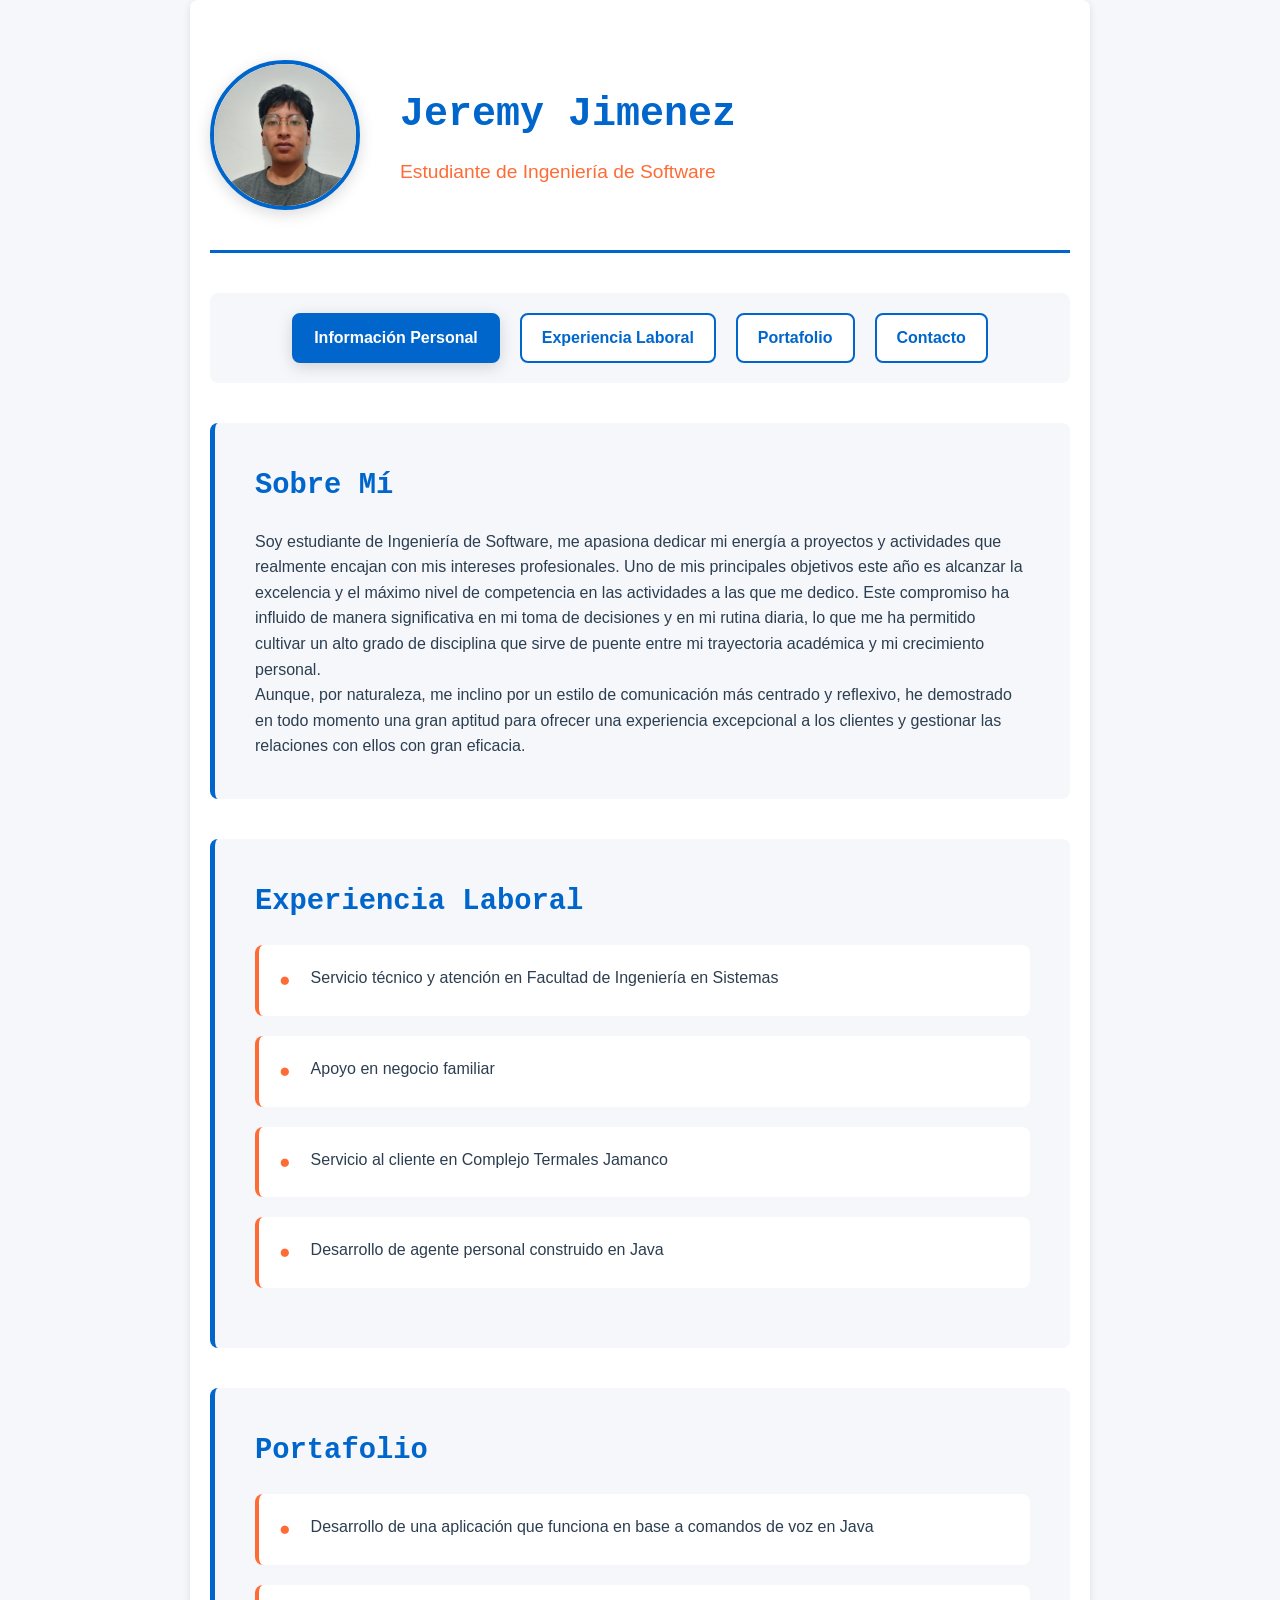
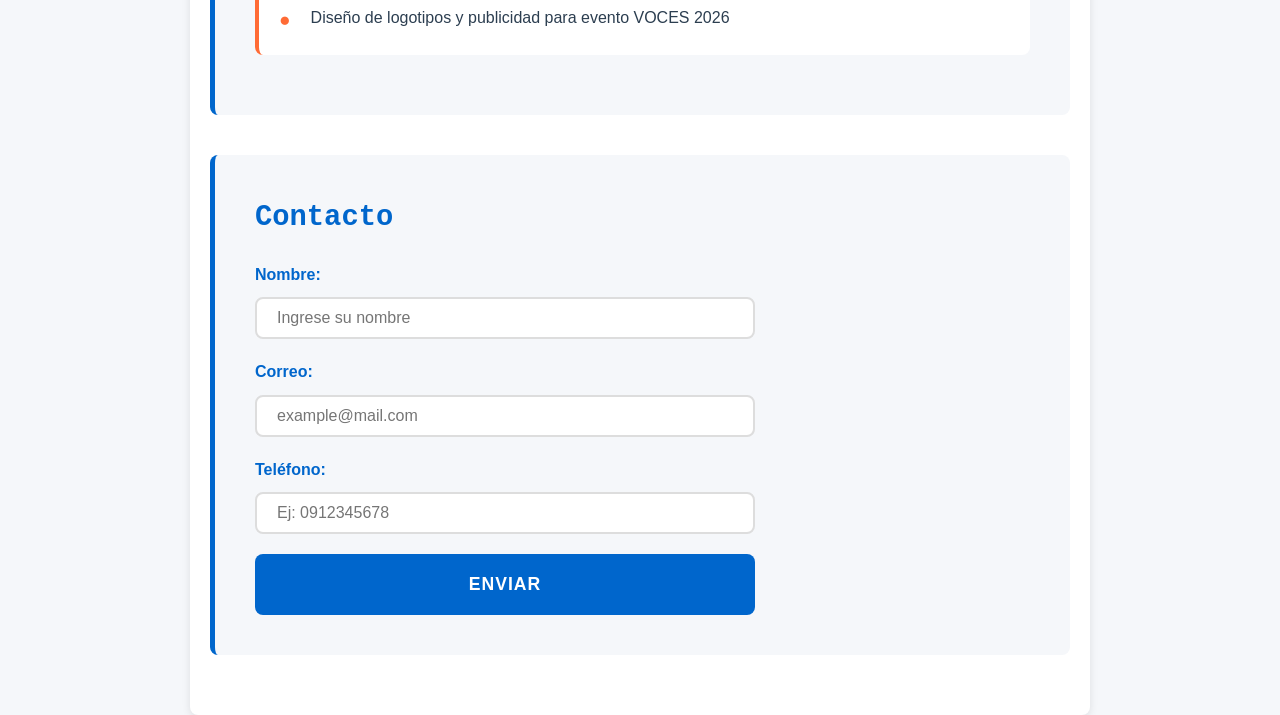
<file: index.html>
<!DOCTYPE html>
<html lang="es">
<head>
    <meta charset="UTF-8">
    <meta name="viewport" content="width=device-width, initial-scale=1.0">
    <title>Jeremy Jimenez - Currículum</title>
    <link rel="stylesheet" href="curriculum-styles.css">
</head>
<body>
    <div class="contenedor-principal">
        <!-- Encabezado -->
        <header class="encabezado">
            <img src="imgPerfil.jpeg" alt="Jeremy Jimenez" class="foto-perfil"/>
            <div class="info-principal">
                <h1>Jeremy Jimenez</h1>
                <p class="subtitulo">Estudiante de Ingeniería de Software</p>
            </div>
        </header>

        <!-- Navegación -->
        <nav class="navegacion">
            <a href="#personal" class="nav-link activo">Información Personal</a>
            <a href="#experience" class="nav-link">Experiencia Laboral</a>
            <a href="#portfolio" class="nav-link">Portafolio</a>
            <a href="#contact" class="nav-link">Contacto</a>
        </nav>

        <!-- Sección Personal -->
        <section id="personal" class="seccion">
            <div class="seccion-contenido">
                <h2 class="titulo-seccion">Sobre Mí</h2>
                <p>Soy estudiante de Ingeniería de Software, me apasiona dedicar mi energía a proyectos y actividades que realmente encajan con mis intereses profesionales. Uno de mis principales objetivos este año es alcanzar la excelencia y el máximo nivel de competencia en las actividades a las que me dedico. Este compromiso ha influido de manera significativa en mi toma de decisiones y en mi rutina diaria, lo que me ha permitido cultivar un alto grado de disciplina que sirve de puente entre mi trayectoria académica y mi crecimiento personal.</p>
                <p>Aunque, por naturaleza, me inclino por un estilo de comunicación más centrado y reflexivo, he demostrado en todo momento una gran aptitud para ofrecer una experiencia excepcional a los clientes y gestionar las relaciones con ellos con gran eficacia.</p>
            </div>
        </section>

        <!-- Sección Experiencia -->
        <section id="experience" class="seccion">
            <div class="seccion-contenido">
                <h2 class="titulo-seccion">Experiencia Laboral</h2>
                <ul class="lista-experiencia">
                    <li class="item-experiencia">
                        <span class="bullet">●</span>
                        <p>Servicio técnico y atención en Facultad de Ingeniería en Sistemas</p>
                    </li>
                    <li class="item-experiencia">
                        <span class="bullet">●</span>
                        <p>Apoyo en negocio familiar</p>
                    </li>
                    <li class="item-experiencia">
                        <span class="bullet">●</span>
                        <p>Servicio al cliente en Complejo Termales Jamanco</p>
                    </li>
                    <li class="item-experiencia">
                        <span class="bullet">●</span>
                        <p>Desarrollo de agente personal construido en Java</p>
                    </li>
                </ul>
            </div>
        </section>

        <!-- Sección Portafolio -->
        <section id="portfolio" class="seccion">
            <div class="seccion-contenido">
                <h2 class="titulo-seccion">Portafolio</h2>
                <ul class="lista-portfolio">
                    <li class="item-portfolio">
                        <span class="bullet">●</span>
                        <p>Desarrollo de una aplicación que funciona en base a comandos de voz en Java</p>
                    </li>
                    <li class="item-portfolio">
                        <span class="bullet">●</span>
                        <p>Diseño de logotipos y publicidad para evento VOCES 2026</p>
                    </li>
                </ul>
            </div>
        </section>

        <!-- Sección Contacto -->
        <section id="contact" class="seccion">
            <div class="seccion-contenido">
                <h2 class="titulo-seccion">Contacto</h2>
                <form class="formulario-contacto" action="">
                    <div class="grupo-formulario">
                        <label for="nombre">Nombre:</label>
                        <input type="text" name="nombre" id="nombre" 
                        placeholder="Ingrese su nombre" required>
                    </div>

                    <div class="grupo-formulario">
                        <label for="email">Correo:</label>
                        <input type="email" name="email" id="email"
                        placeholder="example@mail.com" required>
                    </div>

                    <div class="grupo-formulario">
                        <label for="telefono">Teléfono:</label>
                        <input type="tel" name="telefono" id="telefono"
                        pattern="[9876][0-9]{8}" placeholder="Ej: 0912345678" required>
                    </div>

                    <button type="submit" class="boton-enviar">Enviar</button>
                </form>
            </div>
        </section>
    </div>
</body>
</html>
</file>
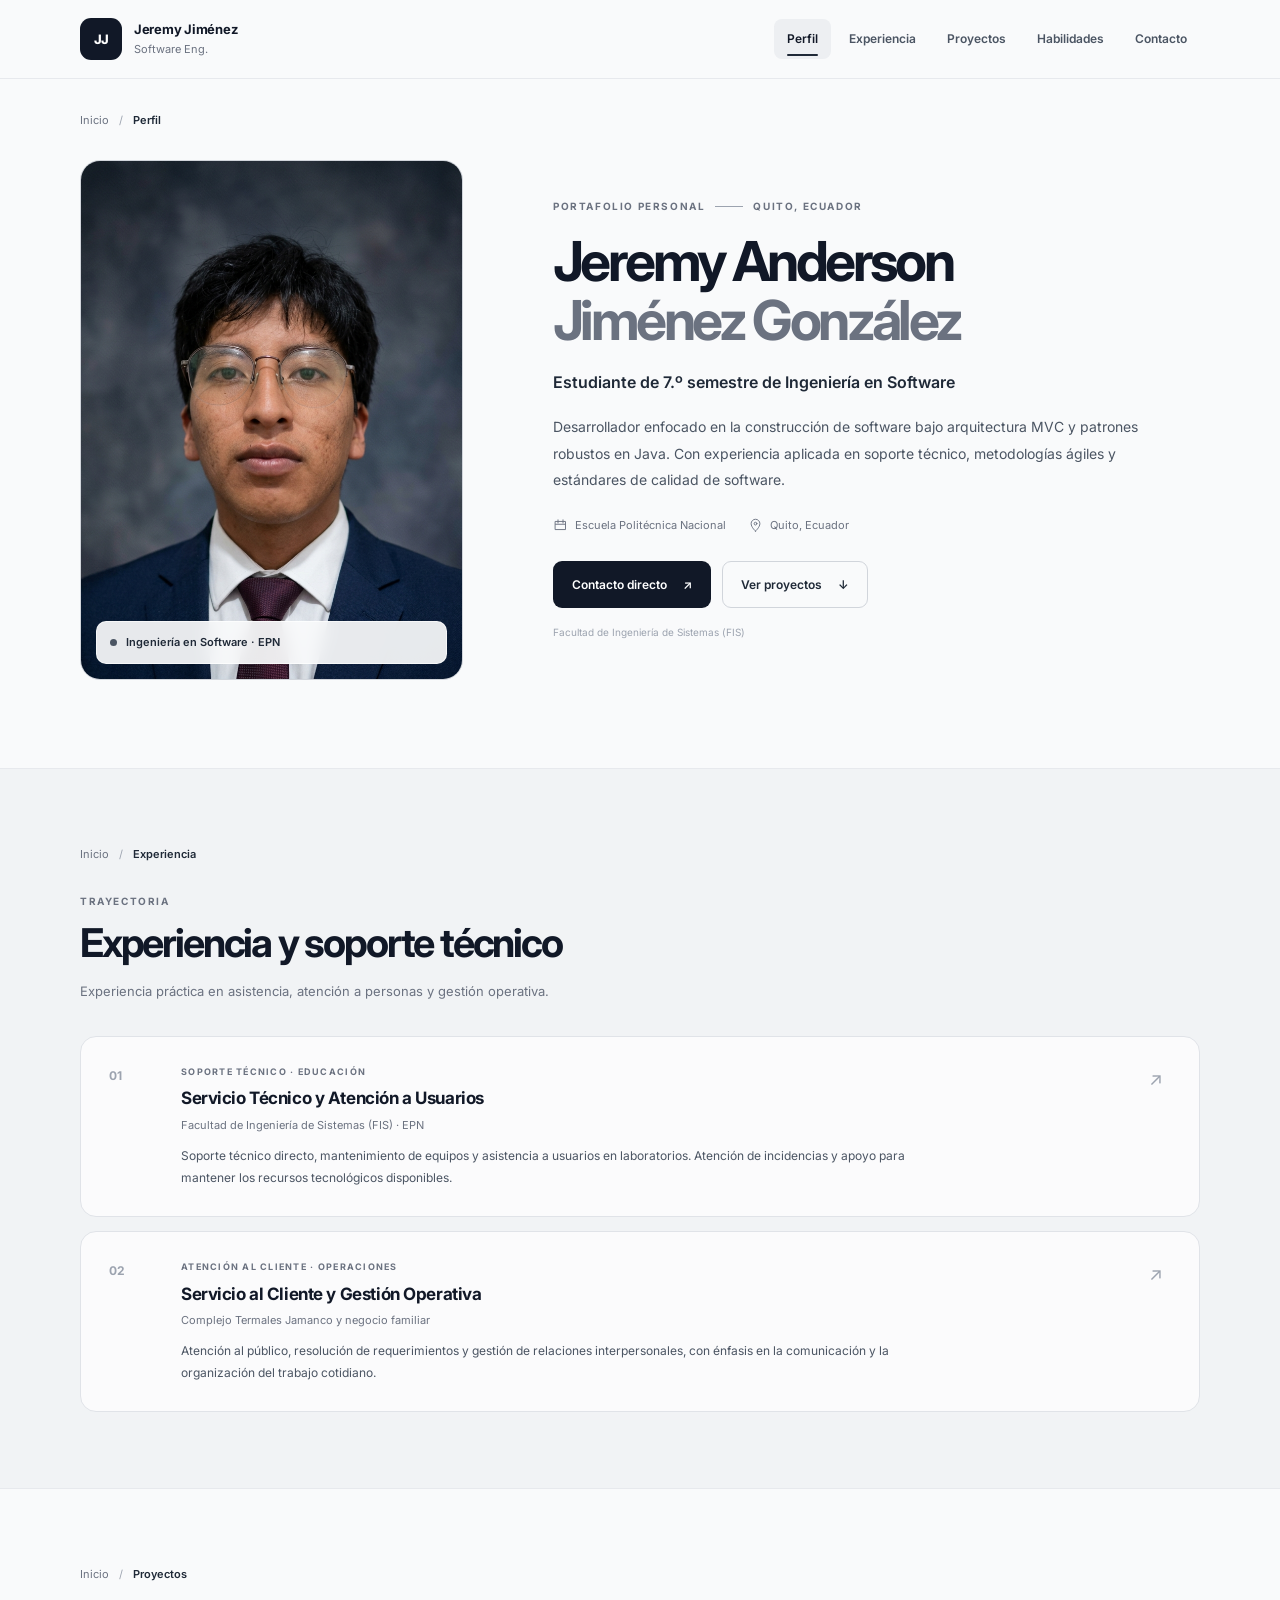
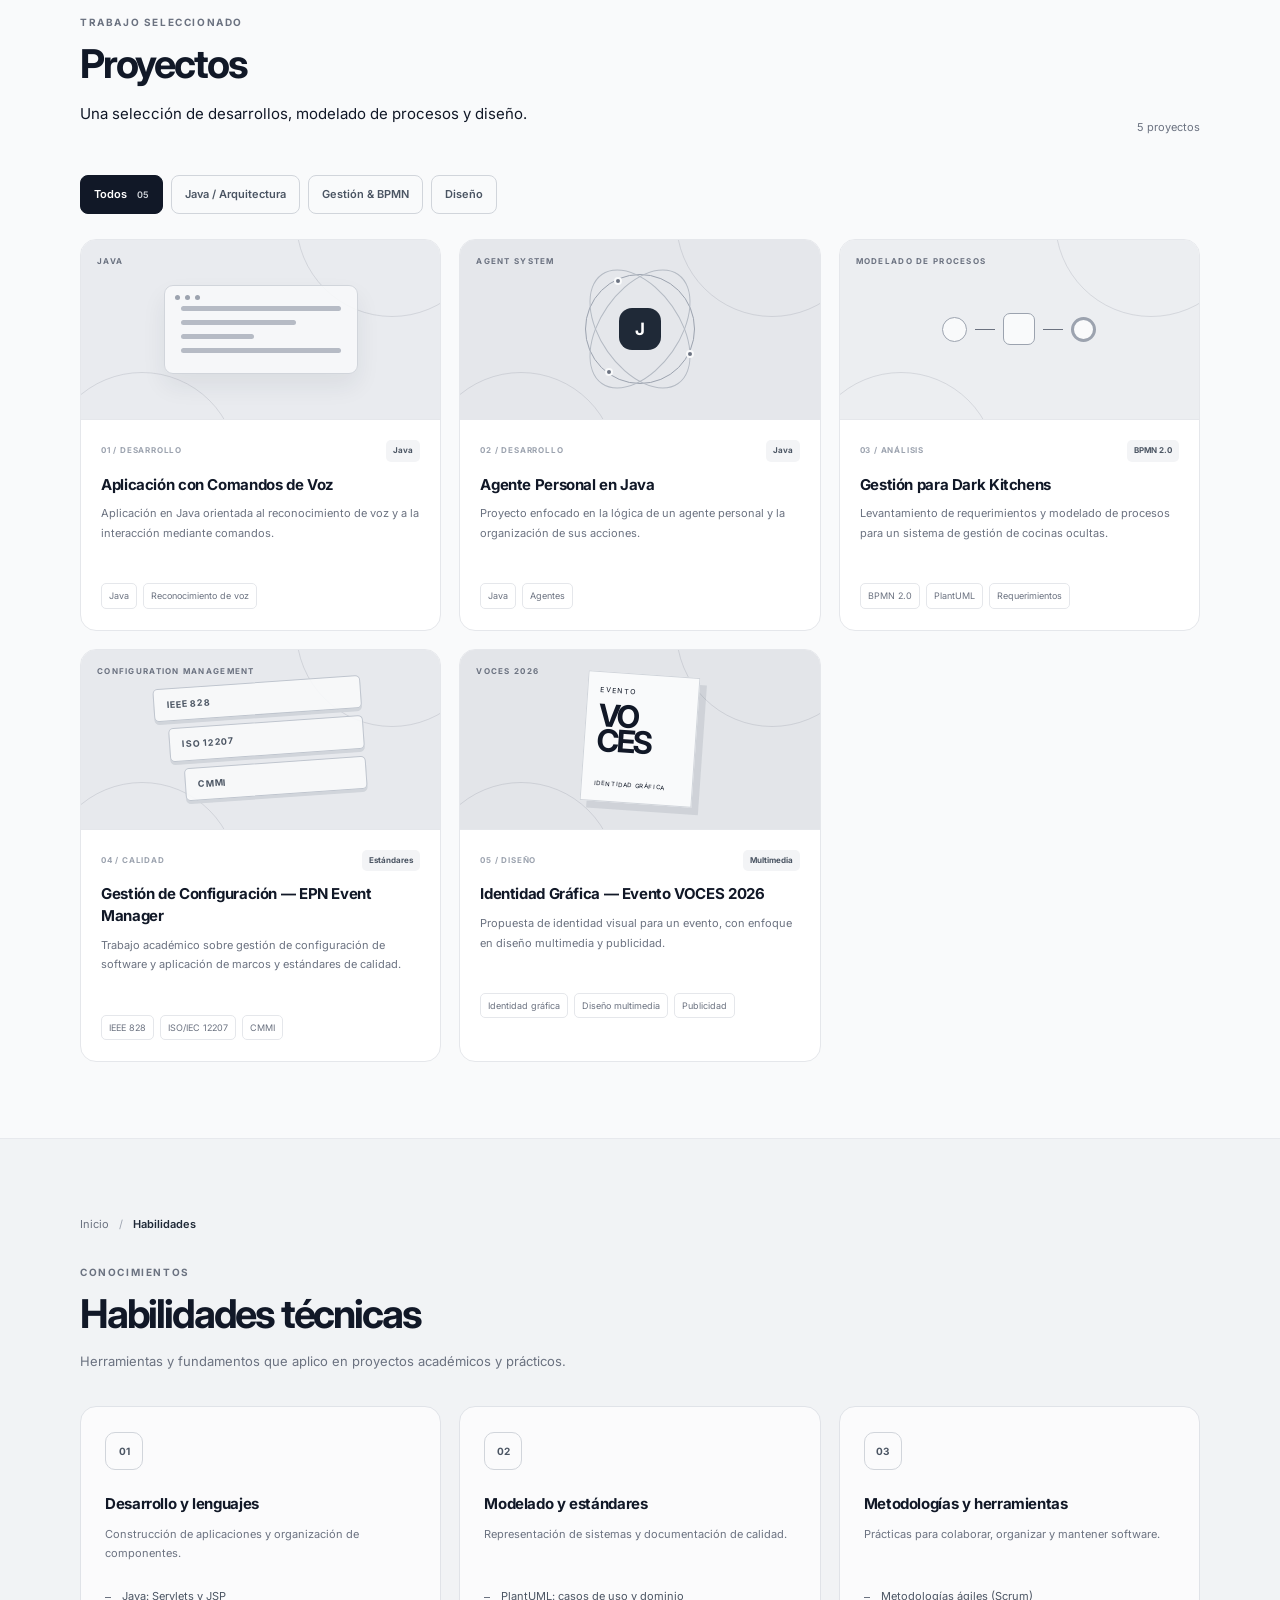
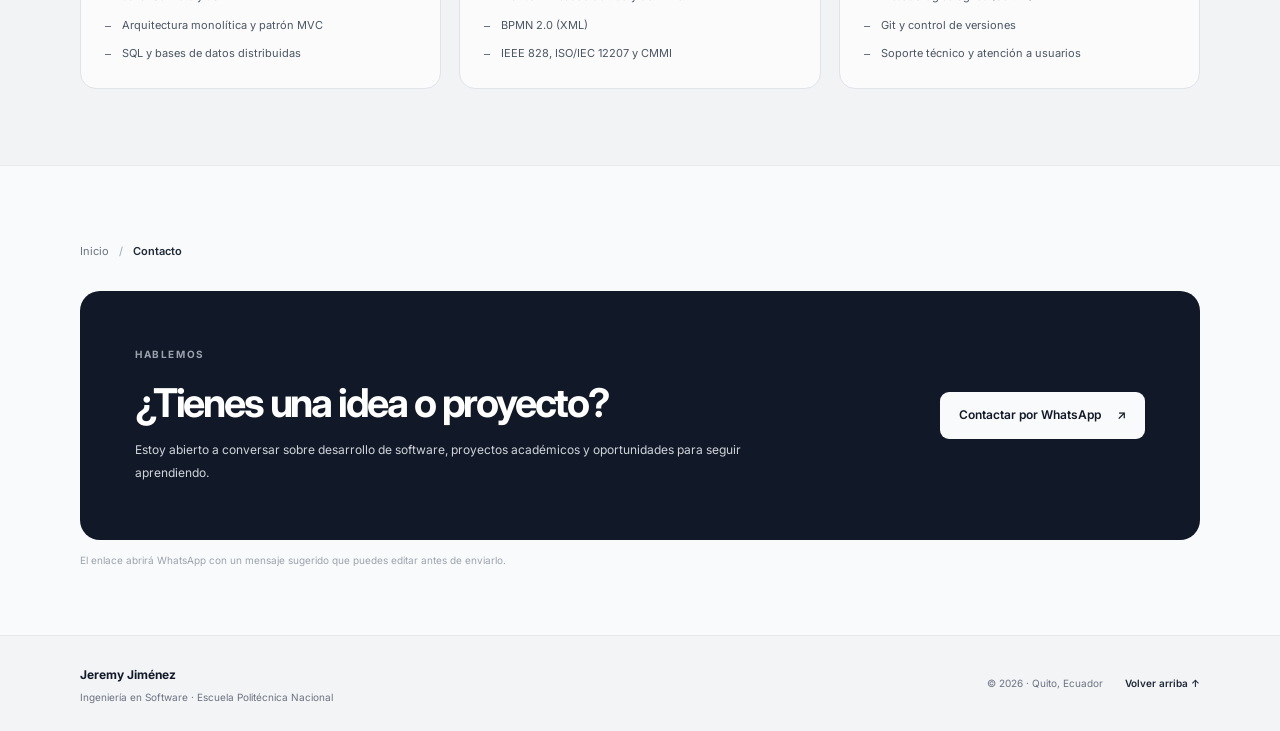
<file: Portafolio1/index.html>
<!DOCTYPE html>
<html lang="es">
<head>
  <meta charset="UTF-8">
  <meta name="viewport" content="width=device-width, initial-scale=1.0">
  <meta name="description" content="Portafolio profesional de Jeremy Anderson Jiménez González, estudiante de Ingeniería en Software en la Escuela Politécnica Nacional.">
  <meta name="theme-color" content="#111827">
  <title>Jeremy Jiménez | Ingeniería en Software</title>
  <link rel="preconnect" href="https://fonts.googleapis.com">
  <link rel="preconnect" href="https://fonts.gstatic.com" crossorigin>
  <link href="https://fonts.googleapis.com/css2?family=Inter:wght@400;500;600;700;800&display=swap" rel="stylesheet">
  <link rel="stylesheet" href="styles.css">
  <script src="script.js" defer></script>
</head>
<body>
  <a class="skip-link" href="#contenido">Saltar al contenido principal</a>
  <div class="scroll-progress" aria-hidden="true"><span id="scroll-progress-bar"></span></div>

  <header class="site-header" id="inicio">
    <div class="container nav-wrap">
      <a class="brand" href="#perfil" aria-label="Jeremy Jiménez, ir al perfil">
        <span class="brand-mark" aria-hidden="true">JJ</span>
        <span class="brand-copy"><strong>Jeremy Jiménez</strong><small>Software Eng.</small></span>
      </a>
      <button class="menu-toggle" id="menu-toggle" type="button" aria-expanded="false" aria-controls="primary-nav">
        <span class="sr-only">Abrir menú de navegación</span>
        <span></span><span></span><span></span>
      </button>
      <nav class="primary-nav" id="primary-nav" aria-label="Navegación principal">
        <a href="#perfil" class="nav-link active" aria-current="location">Perfil</a>
        <a href="#experiencia" class="nav-link">Experiencia</a>
        <a href="#proyectos" class="nav-link">Proyectos</a>
        <a href="#habilidades" class="nav-link">Habilidades</a>
        <a href="#contacto" class="nav-link">Contacto</a>
      </nav>
    </div>
  </header>

  <main id="contenido">
    <section class="hero section" id="perfil" aria-labelledby="hero-title">
      <div class="container">
        <nav class="breadcrumbs" aria-label="Ruta de navegación">
          <a href="#inicio">Inicio</a><span aria-hidden="true">/</span><span aria-current="page">Perfil</span>
        </nav>
        <div class="hero-grid">
          <div class="hero-photo-wrap">
            <img class="hero-photo" src="1000132390.jpg" alt="Fotografía de Jeremy Anderson Jiménez González" width="420" height="520">
            <div class="photo-caption"><span class="status-dot" aria-hidden="true"></span> Ingeniería en Software · EPN</div>
          </div>
          <div class="hero-content">
            <p class="eyebrow">PORTAFOLIO PERSONAL <span></span> QUITO, ECUADOR</p>
            <h1 id="hero-title">Jeremy Anderson<br><span>Jiménez González</span></h1>
            <p class="hero-role">Estudiante de 7.º semestre de Ingeniería en Software</p>
            <p class="hero-bio">Desarrollador enfocado en la construcción de software bajo arquitectura MVC y patrones robustos en Java. Con experiencia aplicada en soporte técnico, metodologías ágiles y estándares de calidad de software.</p>
            <div class="hero-meta">
              <span><svg aria-hidden="true" viewBox="0 0 24 24"><path d="M4 5.5h16v13H4zM8 3v5m8-5v5M4 10h16"/></svg> Escuela Politécnica Nacional</span>
              <span><svg aria-hidden="true" viewBox="0 0 24 24"><path d="M12 21s7-6.1 7-12a7 7 0 1 0-14 0c0 5.9 7 12 7 12Z"/><circle cx="12" cy="9" r="2.2"/></svg> Quito, Ecuador</span>
            </div>
            <div class="hero-actions">
              <a class="button button-dark" href="#contacto">Contacto directo <span aria-hidden="true">↗</span></a>
              <a class="button button-outline" href="#proyectos">Ver proyectos <span aria-hidden="true">↓</span></a>
            </div>
            <p class="hero-note">Facultad de Ingeniería de Sistemas (FIS)</p>
          </div>
        </div>
      </div>
    </section>

    <section class="section section-muted" id="experiencia" aria-labelledby="experience-title">
      <div class="container">
        <nav class="breadcrumbs" aria-label="Ruta de navegación"><a href="#inicio">Inicio</a><span aria-hidden="true">/</span><span aria-current="page">Experiencia</span></nav>
        <div class="section-heading">
          <p class="eyebrow">TRAYECTORIA</p>
          <h2 id="experience-title">Experiencia y soporte técnico</h2>
          <p>Experiencia práctica en asistencia, atención a personas y gestión operativa.</p>
        </div>
        <div class="experience-list">
          <article class="experience-card">
            <div class="experience-index">01</div>
            <div class="experience-body">
              <p class="card-kicker">SOPORTE TÉCNICO · EDUCACIÓN</p>
              <h3>Servicio Técnico y Atención a Usuarios</h3>
              <p class="organization">Facultad de Ingeniería de Sistemas (FIS) · EPN</p>
              <p>Soporte técnico directo, mantenimiento de equipos y asistencia a usuarios en laboratorios. Atención de incidencias y apoyo para mantener los recursos tecnológicos disponibles.</p>
            </div>
            <span class="card-arrow" aria-hidden="true">↗</span>
          </article>
          <article class="experience-card">
            <div class="experience-index">02</div>
            <div class="experience-body">
              <p class="card-kicker">ATENCIÓN AL CLIENTE · OPERACIONES</p>
              <h3>Servicio al Cliente y Gestión Operativa</h3>
              <p class="organization">Complejo Termales Jamanco y negocio familiar</p>
              <p>Atención al público, resolución de requerimientos y gestión de relaciones interpersonales, con énfasis en la comunicación y la organización del trabajo cotidiano.</p>
            </div>
            <span class="card-arrow" aria-hidden="true">↗</span>
          </article>
        </div>
      </div>
    </section>

    <section class="section" id="proyectos" aria-labelledby="projects-title">
      <div class="container">
        <nav class="breadcrumbs" aria-label="Ruta de navegación"><a href="#inicio">Inicio</a><span aria-hidden="true">/</span><span aria-current="page">Proyectos</span></nav>
        <div class="section-heading section-heading-row">
          <div><p class="eyebrow">TRABAJO SELECCIONADO</p><h2 id="projects-title">Proyectos</h2><p>Una selección de desarrollos, modelado de procesos y diseño.</p></div>
          <span class="project-count" id="project-count" aria-live="polite">5 proyectos</span>
        </div>
        <div class="filter-bar" role="group" aria-label="Filtrar proyectos por categoría">
          <button class="filter-button active" type="button" data-filter="all" aria-pressed="true">Todos <span>05</span></button>
          <button class="filter-button" type="button" data-filter="java" aria-pressed="false">Java / Arquitectura</button>
          <button class="filter-button" type="button" data-filter="management" aria-pressed="false">Gestión &amp; BPMN</button>
          <button class="filter-button" type="button" data-filter="design" aria-pressed="false">Diseño</button>
        </div>
        <div class="projects-grid" id="projects-grid">
          <article class="project-card" data-category="java">
            <div class="project-visual visual-java"><span class="visual-label">JAVA</span><div class="code-window" aria-hidden="true"><i></i><i></i><i></i><div class="code-line long"></div><div class="code-line medium"></div><div class="code-line short"></div><div class="code-line long"></div></div></div>
            <div class="project-content"><div class="project-meta"><span>01 / DESARROLLO</span><span class="project-type">Java</span></div><h3>Aplicación con Comandos de Voz</h3><p>Aplicación en Java orientada al reconocimiento de voz y a la interacción mediante comandos.</p><div class="tag-list"><span>Java</span><span>Reconocimiento de voz</span></div></div>
          </article>
          <article class="project-card" data-category="java">
            <div class="project-visual visual-agent"><span class="visual-label">AGENT SYSTEM</span><div class="agent-orbit" aria-hidden="true"><span>J</span><i></i><i></i><i></i></div></div>
            <div class="project-content"><div class="project-meta"><span>02 / DESARROLLO</span><span class="project-type">Java</span></div><h3>Agente Personal en Java</h3><p>Proyecto enfocado en la lógica de un agente personal y la organización de sus acciones.</p><div class="tag-list"><span>Java</span><span>Agentes</span></div></div>
          </article>
          <article class="project-card" data-category="management">
            <div class="project-visual visual-bpmn"><span class="visual-label">MODELADO DE PROCESOS</span><div class="process-flow" aria-hidden="true"><span></span><b></b><span></span><b></b><span></span></div></div>
            <div class="project-content"><div class="project-meta"><span>03 / ANÁLISIS</span><span class="project-type">BPMN 2.0</span></div><h3>Gestión para Dark Kitchens</h3><p>Levantamiento de requerimientos y modelado de procesos para un sistema de gestión de cocinas ocultas.</p><div class="tag-list"><span>BPMN 2.0</span><span>PlantUML</span><span>Requerimientos</span></div></div>
          </article>
          <article class="project-card" data-category="management">
            <div class="project-visual visual-config"><span class="visual-label">CONFIGURATION MANAGEMENT</span><div class="config-stack" aria-hidden="true"><span>IEEE 828</span><span>ISO 12207</span><span>CMMI</span></div></div>
            <div class="project-content"><div class="project-meta"><span>04 / CALIDAD</span><span class="project-type">Estándares</span></div><h3>Gestión de Configuración — EPN Event Manager</h3><p>Trabajo académico sobre gestión de configuración de software y aplicación de marcos y estándares de calidad.</p><div class="tag-list"><span>IEEE 828</span><span>ISO/IEC 12207</span><span>CMMI</span></div></div>
          </article>
          <article class="project-card" data-category="design">
            <div class="project-visual visual-design"><span class="visual-label">VOCES 2026</span><div class="design-poster" aria-hidden="true"><small>EVENTO</small><strong>VO<br>CES</strong><span>IDENTIDAD GRÁFICA</span></div></div>
            <div class="project-content"><div class="project-meta"><span>05 / DISEÑO</span><span class="project-type">Multimedia</span></div><h3>Identidad Gráfica — Evento VOCES 2026</h3><p>Propuesta de identidad visual para un evento, con enfoque en diseño multimedia y publicidad.</p><div class="tag-list"><span>Identidad gráfica</span><span>Diseño multimedia</span><span>Publicidad</span></div></div>
          </article>
        </div>
        <p class="empty-state" id="empty-state" hidden>No hay proyectos en esta categoría.</p>
      </div>
    </section>

    <section class="section section-muted" id="habilidades" aria-labelledby="skills-title">
      <div class="container">
        <nav class="breadcrumbs" aria-label="Ruta de navegación"><a href="#inicio">Inicio</a><span aria-hidden="true">/</span><span aria-current="page">Habilidades</span></nav>
        <div class="section-heading"><p class="eyebrow">CONOCIMIENTOS</p><h2 id="skills-title">Habilidades técnicas</h2><p>Herramientas y fundamentos que aplico en proyectos académicos y prácticos.</p></div>
        <div class="skills-grid">
          <article class="skill-card"><div class="skill-icon" aria-hidden="true">01</div><h3>Desarrollo y lenguajes</h3><p>Construcción de aplicaciones y organización de componentes.</p><ul><li>Java: Servlets y JSP</li><li>Arquitectura monolítica y patrón MVC</li><li>SQL y bases de datos distribuidas</li></ul></article>
          <article class="skill-card"><div class="skill-icon" aria-hidden="true">02</div><h3>Modelado y estándares</h3><p>Representación de sistemas y documentación de calidad.</p><ul><li>PlantUML: casos de uso y dominio</li><li>BPMN 2.0 (XML)</li><li>IEEE 828, ISO/IEC 12207 y CMMI</li></ul></article>
          <article class="skill-card"><div class="skill-icon" aria-hidden="true">03</div><h3>Metodologías y herramientas</h3><p>Prácticas para colaborar, organizar y mantener software.</p><ul><li>Metodologías ágiles (Scrum)</li><li>Git y control de versiones</li><li>Soporte técnico y atención a usuarios</li></ul></article>
        </div>
      </div>
    </section>

    <section class="section contact-section" id="contacto" aria-labelledby="contact-title">
      <div class="container">
        <nav class="breadcrumbs" aria-label="Ruta de navegación"><a href="#inicio">Inicio</a><span aria-hidden="true">/</span><span aria-current="page">Contacto</span></nav>
        <div class="contact-panel">
          <div><p class="eyebrow">HABLEMOS</p><h2 id="contact-title">¿Tienes una idea o proyecto?</h2><p>Estoy abierto a conversar sobre desarrollo de software, proyectos académicos y oportunidades para seguir aprendiendo.</p></div>
          <a class="button button-light" id="whatsapp-link" href="https://wa.me/593912345678?text=Hola%20Jeremy%2C%20vi%20tu%20portafolio%20y%20me%20gustar%C3%ADa%20conversar%20contigo." target="_blank" rel="noopener noreferrer">Contactar por WhatsApp <span aria-hidden="true">↗</span></a>
        </div>
        <p class="contact-note">El enlace abrirá WhatsApp con un mensaje sugerido que puedes editar antes de enviarlo.</p>
      </div>
    </section>
  </main>

  <footer class="site-footer">
    <div class="container footer-inner">
      <div><a class="footer-brand" href="#perfil">Jeremy Jiménez</a><p>Ingeniería en Software · Escuela Politécnica Nacional</p></div>
      <div class="footer-right"><span>© <span id="current-year">2026</span> · Quito, Ecuador</span><a href="#inicio">Volver arriba ↑</a></div>
    </div>
  </footer>

  <a class="back-to-top" id="back-to-top" href="#inicio" aria-label="Volver arriba" title="Volver arriba">↑</a>
</body>
</html>
</file>
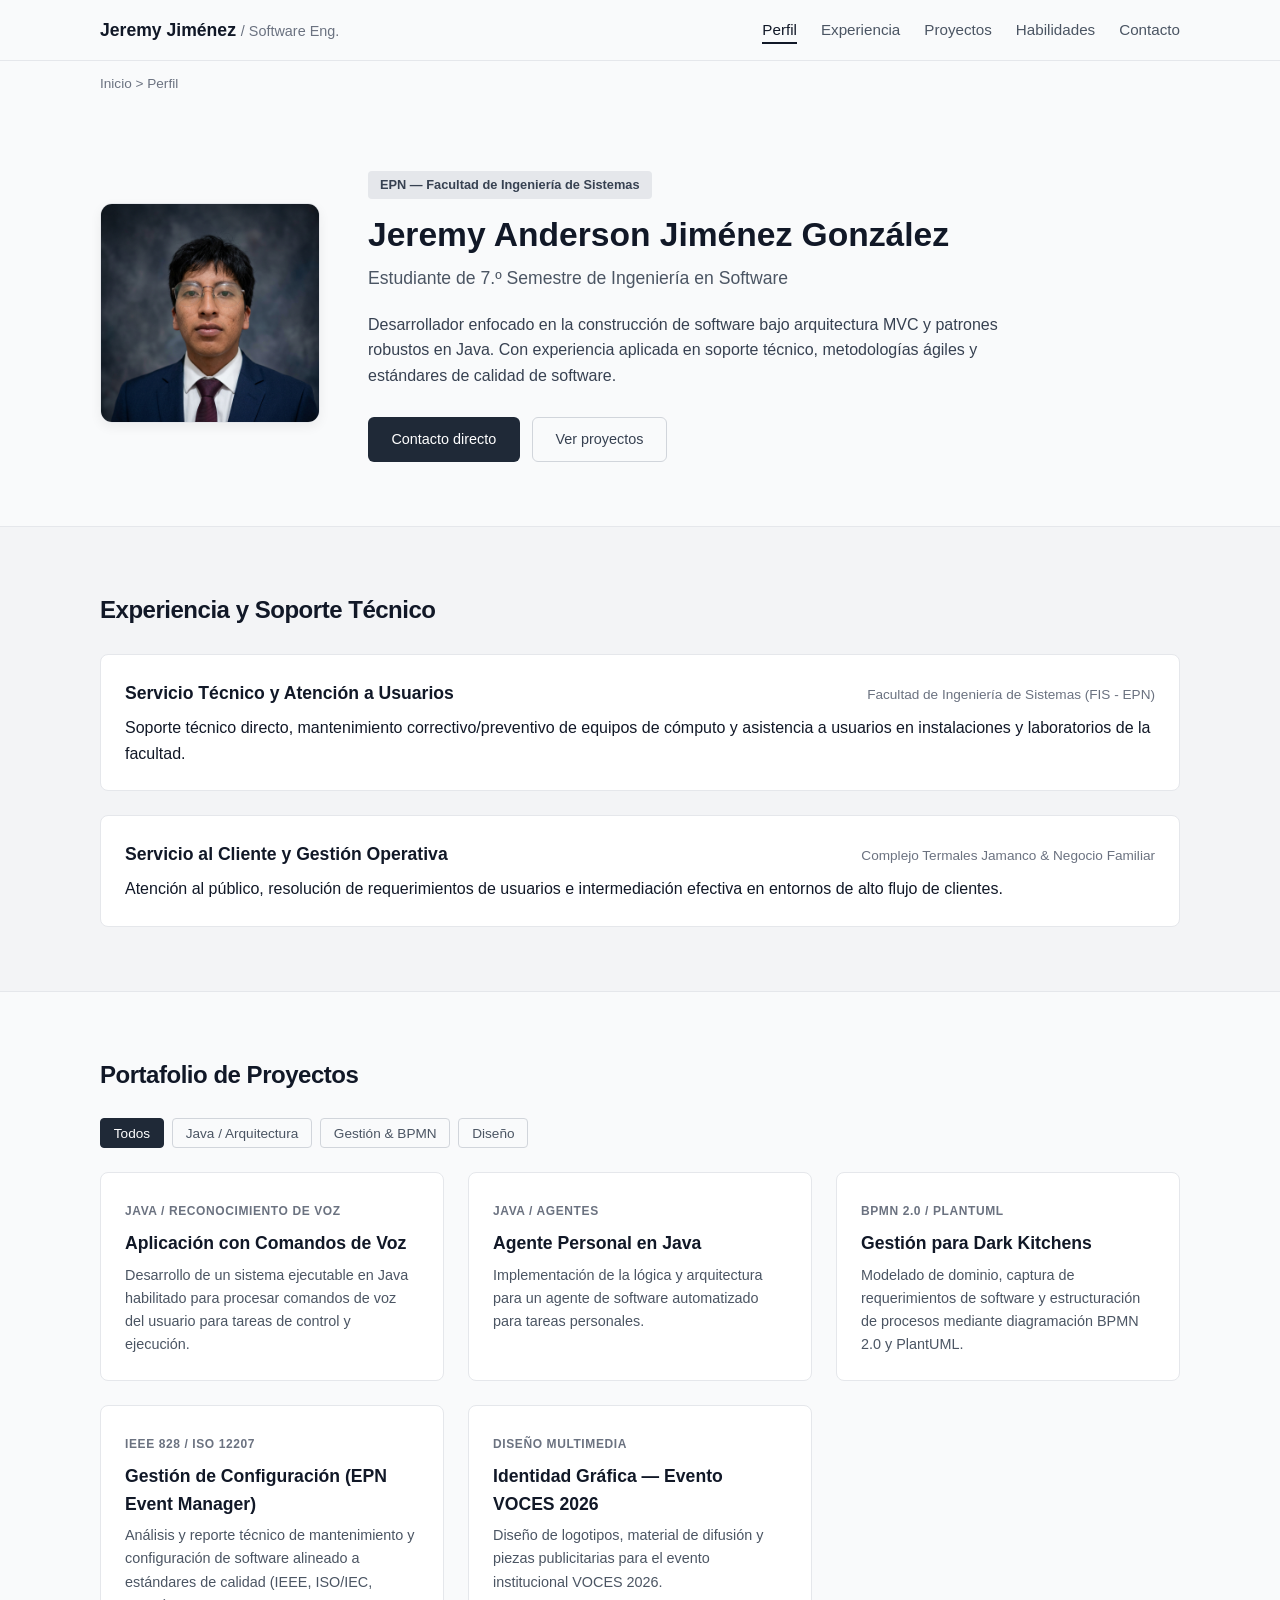
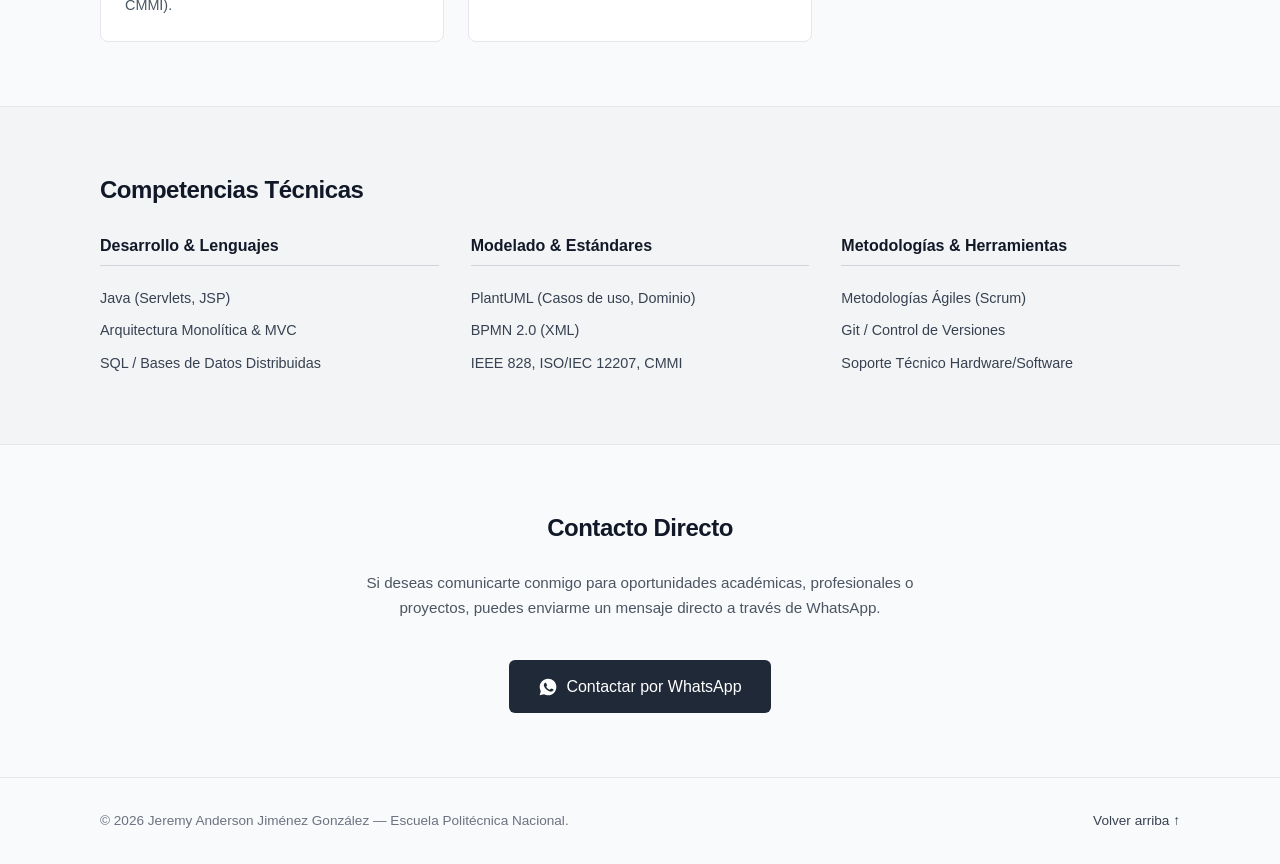
<file: Portafolio2/index.html>
<!DOCTYPE html>
<html lang="es">
<head>
  <meta charset="UTF-8">
  <meta name="viewport" content="width=device-width, initial-scale=1.0">
  <title>Jeremy Jiménez — Portafolio de Ingeniería de Software</title>
  <style>
    /* RESET & BASE */
    * {
      margin: 0;
      padding: 0;
      box-sizing: border-box;
    }

    body {
      font-family: -apple-system, BlinkMacSystemFont, "Segoe UI", Roboto, Helvetica, Arial, sans-serif;
      background-color: #F9FAFB;
      color: #111827;
      line-height: 1.6;
    }

    .container {
      width: 90%;
      max-width: 1080px;
      margin: 0 auto;
    }

    .text-center {
      text-align: center;
    }

    /* N1: BARRA DE PROGRESO DE SCROLL */
    #scroll-progress {
      position: fixed;
      top: 0;
      left: 0;
      height: 3px;
      background-color: #374151;
      width: 0%;
      z-index: 1000;
      transition: width 0.1s ease;
    }

    /* HEADER & NAVEGACIÓN */
    .header {
      position: sticky;
      top: 0;
      background-color: rgba(249, 250, 251, 0.95);
      backdrop-filter: blur(5px);
      border-bottom: 1px solid #E5E7EB;
      z-index: 900;
    }

    .header-container {
      display: flex;
      justify-content: space-between;
      align-items: center;
      padding: 1rem 0;
    }

    .logo {
      font-weight: 700;
      font-size: 1.1rem;
      color: #111827;
      text-decoration: none;
    }

    .logo span {
      font-weight: 400;
      color: #6B7280;
      font-size: 0.9rem;
    }

    .nav ul {
      display: flex;
      list-style: none;
      gap: 1.5rem;
    }

    .nav-link {
      text-decoration: none;
      color: #4B5563;
      font-size: 0.95rem;
      font-weight: 500;
      padding: 0.25rem 0;
      border-bottom: 2px solid transparent;
      transition: all 0.2s;
    }

    .nav-link:hover, .nav-link.active {
      color: #111827;
      border-bottom-color: #111827;
    }

    .breadcrumb-container {
      padding: 0.75rem 0;
      font-size: 0.85rem;
      color: #6B7280;
    }

    /* HERO SECTION / FOTO Y BIOGRAFÍA */
    .section {
      padding: 4rem 0;
    }

    .hero-grid {
      display: flex;
      align-items: center;
      gap: 3rem;
    }

    .hero-image-container {
      flex-shrink: 0;
    }

    .profile-img {
      width: 220px;
      height: 220px;
      object-fit: cover;
      border-radius: 12px;
      border: 1px solid #E5E7EB;
      box-shadow: 0 4px 12px rgba(0, 0, 0, 0.06);
    }

    .hero-text {
      flex-grow: 1;
    }

    .bg-alt {
      background-color: #F3F4F6;
      border-top: 1px solid #E5E7EB;
      border-bottom: 1px solid #E5E7EB;
    }

    .section-title {
      font-size: 1.5rem;
      font-weight: 700;
      margin-bottom: 1.5rem;
      letter-spacing: -0.02em;
    }

    .badge {
      display: inline-block;
      background-color: #E5E7EB;
      color: #374151;
      font-size: 0.8rem;
      padding: 0.25rem 0.75rem;
      border-radius: 4px;
      margin-bottom: 1rem;
      font-weight: 600;
    }

    h1 {
      font-size: 2.1rem;
      line-height: 1.2;
      margin-bottom: 0.5rem;
    }

    .subtitle {
      font-size: 1.1rem;
      color: #4B5563;
      margin-bottom: 1.25rem;
    }

    .bio {
      color: #374151;
      max-width: 680px;
      margin-bottom: 1.75rem;
    }

    /* BOTONES SOBRIOS */
    .btn {
      display: inline-flex;
      align-items: center;
      justify-content: center;
      gap: 0.5rem;
      padding: 0.65rem 1.4rem;
      border-radius: 6px;
      font-size: 0.9rem;
      font-weight: 500;
      text-decoration: none;
      cursor: pointer;
      border: 1px solid transparent;
      transition: background-color 0.2s, border-color 0.2s, transform 0.15s;
    }

    .btn-primary {
      background-color: #1F2937;
      color: #FFFFFF;
    }

    .btn-primary:hover {
      background-color: #111827;
    }

    .btn-secondary {
      background-color: transparent;
      color: #374151;
      border-color: #D1D5DB;
      margin-left: 0.5rem;
    }

    .btn-secondary:hover {
      background-color: #E5E7EB;
    }

    /* BOTÓN SOBRIO DE WHATSAPP */
    .btn-whatsapp {
      background-color: #1F2937;
      color: #FFFFFF;
      font-size: 1rem;
      padding: 0.8rem 1.8rem;
      border-radius: 6px;
      margin-top: 1rem;
    }

    .btn-whatsapp:hover {
      background-color: #111827;
      transform: translateY(-2px);
      box-shadow: 0 4px 12px rgba(0, 0, 0, 0.08);
    }

    .contact-desc {
      max-width: 580px;
      margin: 0 auto 1.5rem auto;
      color: #4B5563;
      font-size: 0.95rem;
    }

    /* EXPERIENCIA (TIMELINE) */
    .timeline {
      display: flex;
      flex-direction: column;
      gap: 1.5rem;
    }

    .timeline-item {
      background: #FFFFFF;
      padding: 1.5rem;
      border-radius: 8px;
      border: 1px solid #E5E7EB;
    }

    .timeline-header {
      display: flex;
      justify-content: space-between;
      align-items: baseline;
      margin-bottom: 0.5rem;
      flex-wrap: wrap;
    }

    .timeline-header h3 {
      font-size: 1.1rem;
    }

    .timeline-date {
      font-size: 0.85rem;
      color: #6B7280;
      font-weight: 500;
    }

    /* PROYECTOS */
    .filter-bar {
      display: flex;
      gap: 0.5rem;
      margin-bottom: 1.5rem;
    }

    .filter-btn {
      background: none;
      border: 1px solid #D1D5DB;
      padding: 0.4rem 0.8rem;
      border-radius: 4px;
      font-size: 0.85rem;
      color: #4B5563;
      cursor: pointer;
    }

    .filter-btn.active, .filter-btn:hover {
      background: #1F2937;
      color: #FFFFFF;
      border-color: #1F2937;
    }

    .projects-grid {
      display: grid;
      grid-template-columns: repeat(auto-fill, minmax(300px, 1fr));
      gap: 1.5rem;
    }

    .card {
      background: #FFFFFF;
      border: 1px solid #E5E7EB;
      border-radius: 8px;
      padding: 1.5rem;
      transition: transform 0.15s ease, box-shadow 0.15s ease;
    }

    .card:hover {
      transform: translateY(-2px);
      box-shadow: 0 4px 12px rgba(0, 0, 0, 0.05);
    }

    .card-tag {
      font-size: 0.75rem;
      text-transform: uppercase;
      letter-spacing: 0.05em;
      color: #6B7280;
      font-weight: 600;
    }

    .card h3 {
      font-size: 1.1rem;
      margin: 0.4rem 0;
    }

    .card p {
      font-size: 0.9rem;
      color: #4B5563;
    }

    /* HABILIDADES */
    .skills-grid {
      display: grid;
      grid-template-columns: repeat(auto-fit, minmax(250px, 1fr));
      gap: 2rem;
    }

    .skill-category h3 {
      font-size: 1rem;
      margin-bottom: 1rem;
      color: #111827;
      border-bottom: 1px solid #D1D5DB;
      padding-bottom: 0.4rem;
    }

    .skill-category ul {
      list-style: none;
    }

    .skill-category li {
      font-size: 0.9rem;
      color: #374151;
      padding: 0.3rem 0;
    }

    /* FOOTER */
    .footer {
      padding: 2rem 0;
      border-top: 1px solid #E5E7EB;
      font-size: 0.85rem;
      color: #6B7280;
    }

    .footer-content {
      display: flex;
      justify-content: space-between;
    }

    .back-top {
      color: #374151;
      text-decoration: none;
    }

    /* RESPONSIVE DESIGN */
    @media (max-width: 768px) {
      .hero-grid {
        flex-direction: column;
        text-align: center;
        gap: 1.5rem;
      }
      .bio {
        margin-left: auto;
        margin-right: auto;
      }
    }
  </style>
</head>
<body>

  <!-- N1: Visibilidad del estado del sistema -->
  <div id="scroll-progress" aria-hidden="true"></div>

  <!-- Encabezado y Navegación Principal -->
  <header class="header">
    <div class="container header-container">
      <a href="#perfil" class="logo">Jeremy Jiménez <span>/ Software Eng.</span></a>
      <nav class="nav" aria-label="Navegación principal">
        <ul>
          <li><a href="#perfil" class="nav-link active">Perfil</a></li>
          <li><a href="#experiencia" class="nav-link">Experiencia</a></li>
          <li><a href="#proyectos" class="nav-link">Proyectos</a></li>
          <li><a href="#habilidades" class="nav-link">Habilidades</a></li>
          <li><a href="#contacto" class="nav-link">Contacto</a></li>
        </ul>
      </nav>
    </div>
  </header>

  <!-- N3: Control y libertad del usuario -->
  <div class="container breadcrumb-container" aria-label="Ubicación en la página">
    <span class="breadcrumb">Inicio &gt; <span id="current-section">Perfil</span></span>
  </div>

  <main>
    <!-- HERO / SOBRE MÍ CON FOTO -->
    <section id="perfil" class="section">
      <div class="container hero-grid">
        <div class="hero-image-container">
          <img src="1000132390.jpg" alt="Fotografía profesional de Jeremy Jiménez" class="profile-img">
        </div>
        
        <div class="hero-text">
          <span class="badge">EPN — Facultad de Ingeniería de Sistemas</span>
          <h1>Jeremy Anderson Jiménez González</h1>
          <p class="subtitle">Estudiante de 7.º Semestre de Ingeniería en Software</p>
          <p class="bio">
            Desarrollador enfocado en la construcción de software bajo arquitectura MVC y patrones robustos en Java. Con experiencia aplicada en soporte técnico, metodologías ágiles y estándares de calidad de software.
          </p>
          <div class="cta-group">
            <a href="#contacto" class="btn btn-primary">Contacto directo</a>
            <a href="#proyectos" class="btn btn-secondary">Ver proyectos</a>
          </div>
        </div>
      </div>
    </section>

    <!-- EXPERIENCIA LABORAL -->
    <section id="experiencia" class="section bg-alt">
      <div class="container">
        <h2 class="section-title">Experiencia y Soporte Técnico</h2>
        
        <div class="timeline">
          <article class="timeline-item">
            <div class="timeline-header">
              <h3>Servicio Técnico y Atención a Usuarios</h3>
              <span class="timeline-date">Facultad de Ingeniería de Sistemas (FIS - EPN)</span>
            </div>
            <p>Soporte técnico directo, mantenimiento correctivo/preventivo de equipos de cómputo y asistencia a usuarios en instalaciones y laboratorios de la facultad.</p>
          </article>

          <article class="timeline-item">
            <div class="timeline-header">
              <h3>Servicio al Cliente y Gestión Operativa</h3>
              <span class="timeline-date">Complejo Termales Jamanco & Negocio Familiar</span>
            </div>
            <p>Atención al público, resolución de requerimientos de usuarios e intermediación efectiva en entornos de alto flujo de clientes.</p>
          </article>
        </div>
      </div>
    </section>

    <!-- PROYECTOS / PORTAFOLIO -->
    <section id="proyectos" class="section">
      <div class="container">
        <h2 class="section-title">Portafolio de Proyectos</h2>
        
        <div class="filter-bar" role="group" aria-label="Filtrar proyectos">
          <button class="filter-btn active" data-filter="all">Todos</button>
          <button class="filter-btn" data-filter="java">Java / Arquitectura</button>
          <button class="filter-btn" data-filter="gestion">Gestión & BPMN</button>
          <button class="filter-btn" data-filter="diseño">Diseño</button>
        </div>

        <div class="projects-grid">
          <article class="card" data-category="java">
            <div class="card-body">
              <span class="card-tag">Java / Reconocimiento de Voz</span>
              <h3>Aplicación con Comandos de Voz</h3>
              <p>Desarrollo de un sistema ejecutable en Java habilitado para procesar comandos de voz del usuario para tareas de control y ejecución.</p>
            </div>
          </article>

          <article class="card" data-category="java">
            <div class="card-body">
              <span class="card-tag">Java / Agentes</span>
              <h3>Agente Personal en Java</h3>
              <p>Implementación de la lógica y arquitectura para un agente de software automatizado para tareas personales.</p>
            </div>
          </article>

          <article class="card" data-category="gestion">
            <div class="card-body">
              <span class="card-tag">BPMN 2.0 / PlantUML</span>
              <h3>Gestión para Dark Kitchens</h3>
              <p>Modelado de dominio, captura de requerimientos de software y estructuración de procesos mediante diagramación BPMN 2.0 y PlantUML.</p>
            </div>
          </article>

          <article class="card" data-category="gestion">
            <div class="card-body">
              <span class="card-tag">IEEE 828 / ISO 12207</span>
              <h3>Gestión de Configuración (EPN Event Manager)</h3>
              <p>Análisis y reporte técnico de mantenimiento y configuración de software alineado a estándares de calidad (IEEE, ISO/IEC, CMMI).</p>
            </div>
          </article>

          <article class="card" data-category="diseño">
            <div class="card-body">
              <span class="card-tag">Diseño Multimedia</span>
              <h3>Identidad Gráfica — Evento VOCES 2026</h3>
              <p>Diseño de logotipos, material de difusión y piezas publicitarias para el evento institucional VOCES 2026.</p>
            </div>
          </article>
        </div>
      </div>
    </section>

    <!-- HABILIDADES -->
    <section id="habilidades" class="section bg-alt">
      <div class="container">
        <h2 class="section-title">Competencias Técnicas</h2>
        <div class="skills-grid">
          <div class="skill-category">
            <h3>Desarrollo & Lenguajes</h3>
            <ul>
              <li>Java (Servlets, JSP)</li>
              <li>Arquitectura Monolítica & MVC</li>
              <li>SQL / Bases de Datos Distribuidas</li>
            </ul>
          </div>
          <div class="skill-category">
            <h3>Modelado & Estándares</h3>
            <ul>
              <li>PlantUML (Casos de uso, Dominio)</li>
              <li>BPMN 2.0 (XML)</li>
              <li>IEEE 828, ISO/IEC 12207, CMMI</li>
            </ul>
          </div>
          <div class="skill-category">
            <h3>Metodologías & Herramientas</h3>
            <ul>
              <li>Metodologías Ágiles (Scrum)</li>
              <li>Git / Control de Versiones</li>
              <li>Soporte Técnico Hardware/Software</li>
            </ul>
          </div>
        </div>
      </div>
    </section>

    <!-- CONTACTO VÍA WHATSAPP -->
    <section id="contacto" class="section">
      <div class="container text-center">
        <h2 class="section-title">Contacto Directo</h2>
        <p class="contact-desc">
          Si deseas comunicarte conmigo para oportunidades académicas, profesionales o proyectos, puedes enviarme un mensaje directo a través de WhatsApp.
        </p>

        <a href="https://wa.me/593912345678?text=Hola%20Jeremy,%20he%20visto%20tu%20portafolio%20y%20me%20gustaría%20contactarme%20contigo." 
           target="_blank" 
           rel="noopener noreferrer" 
           class="btn btn-whatsapp">
          <svg width="20" height="20" viewBox="0 0 24 24" fill="currentColor" aria-hidden="true">
            <path d="M12.012 2c-5.506 0-9.989 4.478-9.99 9.984a9.964 9.964 0 001.333 4.993L2 22l5.233-1.237a9.935 9.935 0 004.779 1.221h.005c5.505 0 9.988-4.478 9.989-9.985 0-2.668-1.038-5.176-2.924-7.062A9.919 9.919 0 0012.012 2zm5.836 14.168c-.246.693-1.234 1.272-1.706 1.348-.472.077-1.077.108-1.731-.102-.399-.128-.916-.297-1.581-.585-2.793-1.21-4.608-4.041-4.748-4.228-.14-.187-1.139-1.515-1.139-2.89 0-1.375.72-2.051.976-2.332.256-.281.562-.351.75-.351.187 0 .375 0 .538.008.175.008.411-.067.643.489.245.586.83 2.025.903 2.172.073.147.121.32.024.512-.097.192-.146.311-.29.482-.144.171-.303.382-.433.513-.144.145-.294.303-.126.592.168.289.748 1.234 1.603 1.996 1.099.978 2.027 1.28 2.316 1.424.289.144.457.12.625-.072.168-.192.721-.84.913-1.129.192-.289.384-.241.648-.144.264.096 1.68.792 1.968.936.288.144.48.216.552.336.072.12.072.695-.174 1.388z"/>
          </svg>
          Contactar por WhatsApp
        </a>
      </div>
    </section>
  </main>

  <footer class="footer">
    <div class="container footer-content">
      <p>&copy; 2026 Jeremy Anderson Jiménez González — Escuela Politécnica Nacional.</p>
      <a href="#perfil" class="back-top">Volver arriba ↑</a>
    </div>
  </footer>

  <script>
    document.addEventListener("DOMContentLoaded", () => {
      // 1. VISIBILIDAD DEL ESTADO DEL SISTEMA
      window.addEventListener("scroll", () => {
        const winScroll = document.body.scrollTop || document.documentElement.scrollTop;
        const height = document.documentElement.scrollHeight - document.documentElement.clientHeight;
        const scrolled = (winScroll / height) * 100;
        document.getElementById("scroll-progress").style.width = scrolled + "%";
      });

      // 2. NAVEGACIÓN Y BREADCRUMB
      const sections = document.querySelectorAll("section");
      const navLinks = document.querySelectorAll(".nav-link");
      const currentSectionBreadcrumb = document.getElementById("current-section");

      window.addEventListener("scroll", () => {
        let current = "";
        sections.forEach((section) => {
          const sectionTop = section.offsetTop;
          if (pageYOffset >= sectionTop - 120) {
            current = section.getAttribute("id");
          }
        });

        navLinks.forEach((link) => {
          link.classList.remove("active");
          if (link.getAttribute("href") === `#${current}`) {
            link.classList.add("active");
            if (currentSectionBreadcrumb) {
              currentSectionBreadcrumb.textContent = link.textContent;
            }
          }
        });
      });

      // 3. FILTRADO RÁPIDO DE PROYECTOS
      const filterBtns = document.querySelectorAll(".filter-btn");
      const projectCards = document.querySelectorAll(".card");

      filterBtns.forEach((btn) => {
        btn.addEventListener("click", () => {
          filterBtns.forEach((b) => b.classList.remove("active"));
          btn.classList.add("active");

          const filter = btn.getAttribute("data-filter");
          projectCards.forEach((card) => {
            if (filter === "all" || card.getAttribute("data-category") === filter) {
              card.style.display = "block";
            } else {
              card.style.display = "none";
            }
          });
        });
      });
    });
  </script>
</body>
</html>
</file>
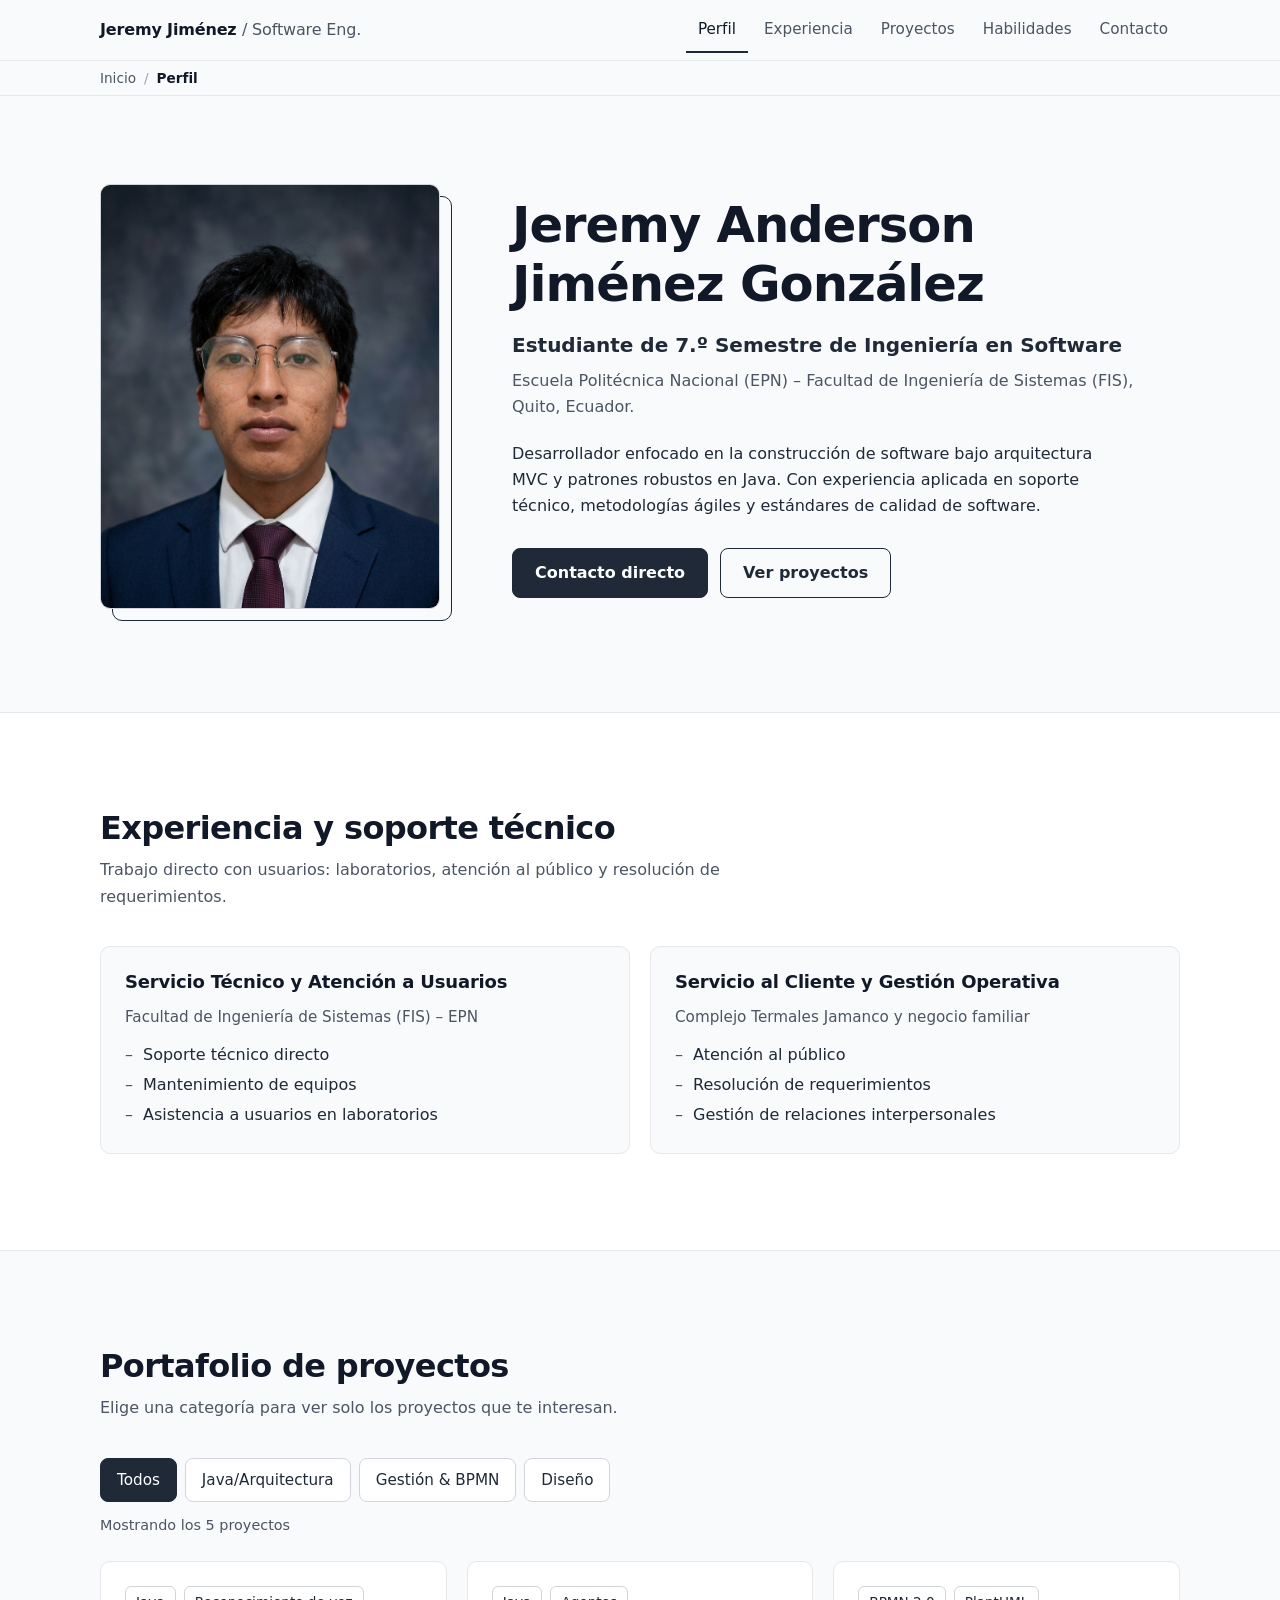
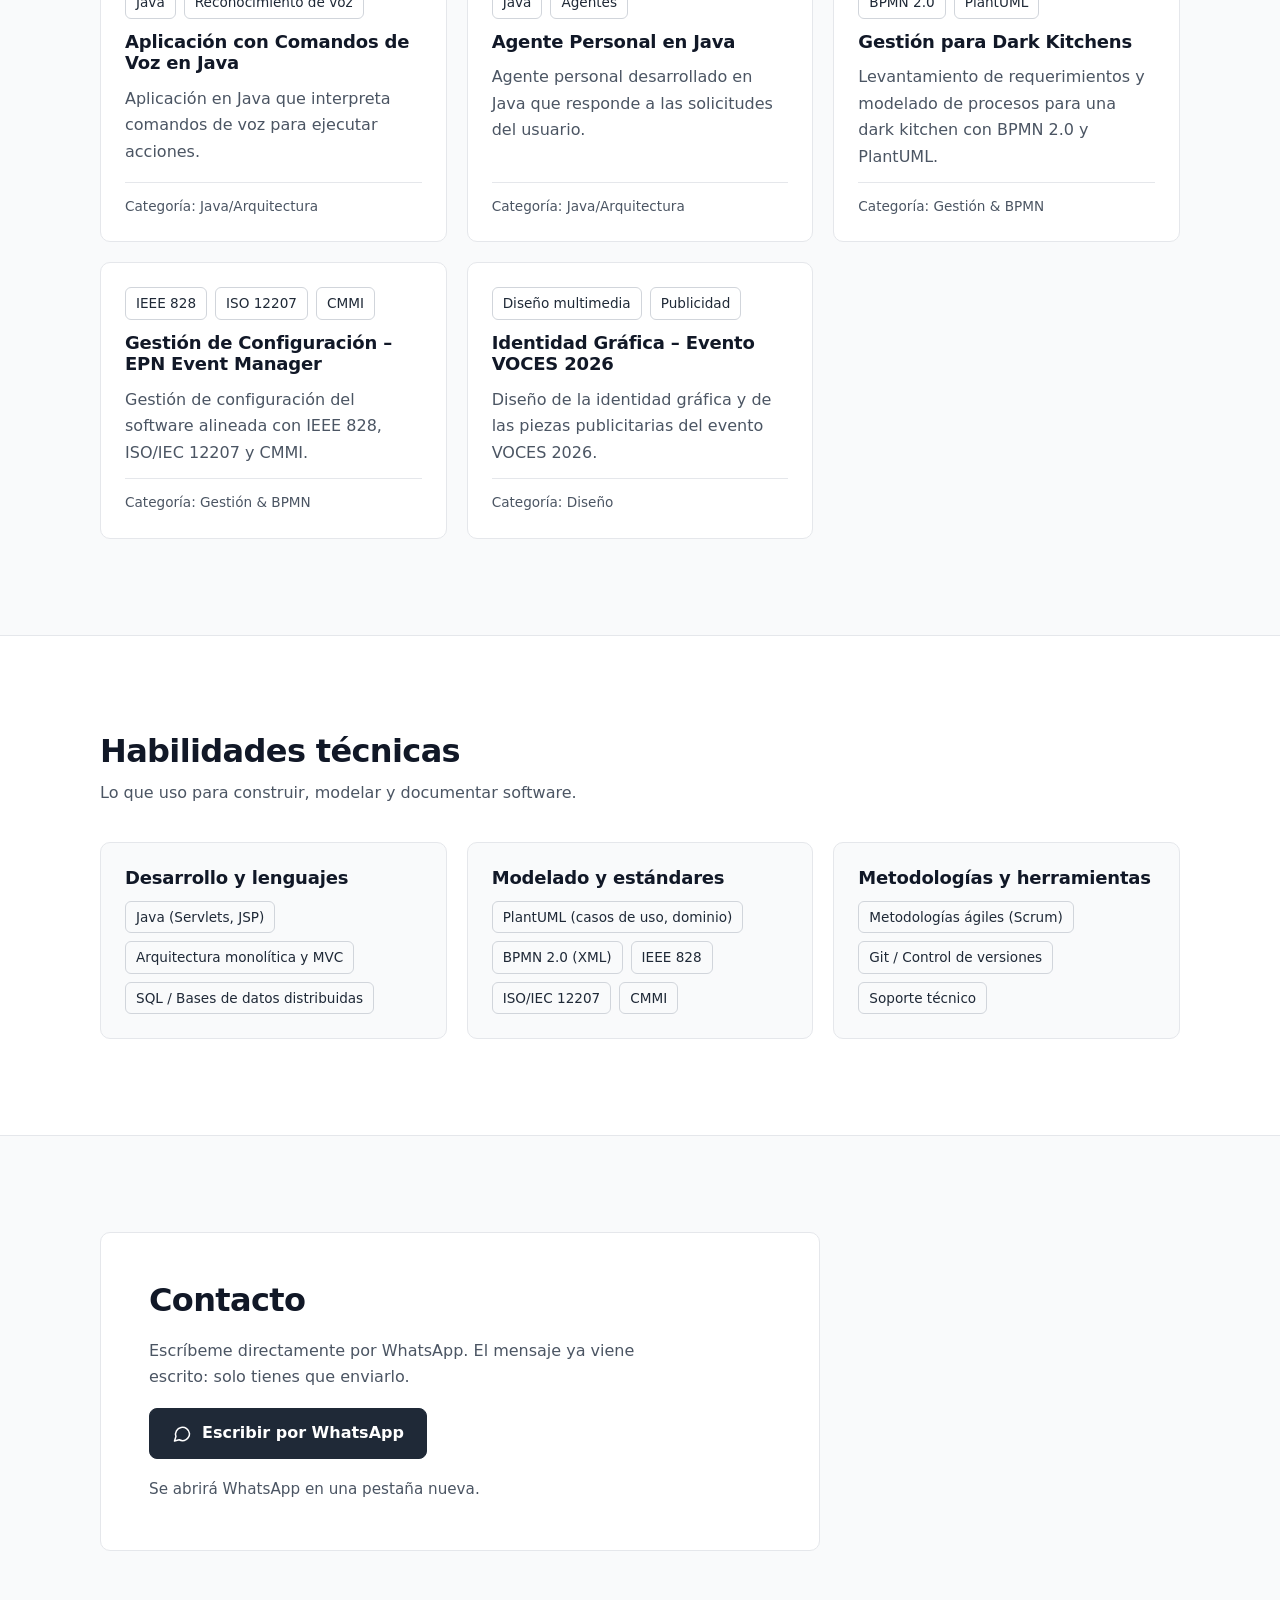
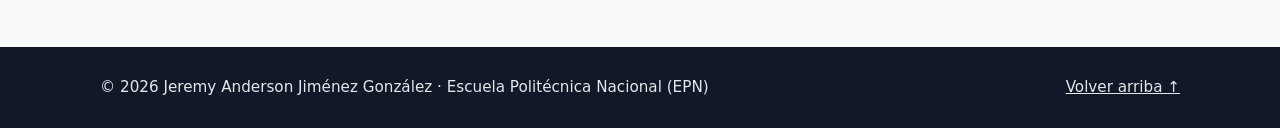
<file: Portafolio3/index.html>
<!DOCTYPE html>
<html lang="es">
<head>
  <meta charset="utf-8">
  <meta name="viewport" content="width=device-width, initial-scale=1">
  <title>Jeremy Jiménez | Portafolio de Ingeniería en Software</title>
  <meta name="description" content="Portafolio de Jeremy Anderson Jiménez González, estudiante de Ingeniería en Software en la EPN: proyectos en Java, modelado BPMN y estándares de calidad.">
  <meta name="theme-color" content="#1F2937">
  <link rel="stylesheet" href="styles.css">
  <script>document.documentElement.classList.add('js');</script>
</head>
<body id="top">

  <!-- Visibilidad del estado: barra de progreso de scroll -->
  <div class="progress" aria-hidden="true">
    <div class="progress__bar" id="progressBar"></div>
  </div>

  <a class="skip-link" href="#contenido">Saltar al contenido</a>

  <header class="site-header" id="siteHeader">
    <div class="container header__bar">
      <a class="brand" href="#perfil" id="inicio" data-scroll-top>
        Jeremy Jiménez <span class="brand__role">/ Software Eng.</span>
      </a>

      <button class="menu-toggle" id="menuToggle" type="button"
              aria-expanded="false" aria-controls="mainNav">
        <svg width="20" height="20" viewBox="0 0 24 24" fill="none" stroke="currentColor" stroke-width="1.8" stroke-linecap="round" aria-hidden="true"><path d="M4 7h16M4 12h16M4 17h16"/></svg>
        <span id="menuToggleLabel">Menú</span>
      </button>

      <nav class="nav" id="mainNav" aria-label="Navegación principal">
        <ul class="nav__list">
          <li><a href="#perfil">Perfil</a></li>
          <li><a href="#experiencia">Experiencia</a></li>
          <li><a href="#proyectos">Proyectos</a></li>
          <li><a href="#habilidades">Habilidades</a></li>
          <li><a href="#contacto">Contacto</a></li>
        </ul>
      </nav>
    </div>

    <!-- Control y libertad: pan de azúcar -->
    <div class="breadcrumb-bar">
      <div class="container">
        <nav aria-label="Ruta de navegación">
          <ol class="breadcrumb">
            <li><a href="#perfil" data-scroll-top>Inicio</a></li>
            <li><span id="breadcrumbCurrent" aria-current="page">Perfil</span></li>
          </ol>
        </nav>
      </div>
    </div>
  </header>

  <main id="contenido" tabindex="-1">

    <!-- PERFIL -->
    <section class="hero" id="perfil" aria-labelledby="perfil-titulo">
      <div class="container hero__grid">
        <div class="hero__photo" id="heroPhoto">
          <img id="profilePhoto" src="1000132390.jpg" width="340" height="425"
               alt="Fotografía de perfil de Jeremy Anderson Jiménez González">
          <span class="hero__photo-fallback" aria-hidden="true">JJ</span>
        </div>

        <div class="hero__text">
          <h1 id="perfil-titulo">Jeremy Anderson Jiménez González</h1>
          <p class="hero__role">Estudiante de 7.º Semestre de Ingeniería en Software</p>
          <p class="hero__institution">Escuela Politécnica Nacional (EPN) – Facultad de Ingeniería de Sistemas (FIS), Quito, Ecuador.</p>
          <p class="hero__bio">Desarrollador enfocado en la construcción de software bajo arquitectura MVC y patrones robustos en Java. Con experiencia aplicada en soporte técnico, metodologías ágiles y estándares de calidad de software.</p>
          <div class="hero__actions">
            <a class="btn btn--primary" href="#contacto">Contacto directo</a>
            <a class="btn btn--secondary" href="#proyectos">Ver proyectos</a>
          </div>
        </div>
      </div>
    </section>

    <!-- EXPERIENCIA -->
    <section class="section section--alt" id="experiencia" aria-labelledby="experiencia-titulo">
      <div class="container">
        <div class="section__head">
          <h2 id="experiencia-titulo">Experiencia y soporte técnico</h2>
          <p>Trabajo directo con usuarios: laboratorios, atención al público y resolución de requerimientos.</p>
        </div>

        <div class="grid grid--2">
          <article class="card">
            <h3>Servicio Técnico y Atención a Usuarios</h3>
            <p class="card__meta">Facultad de Ingeniería de Sistemas (FIS) – EPN</p>
            <ul class="card__list">
              <li>Soporte técnico directo</li>
              <li>Mantenimiento de equipos</li>
              <li>Asistencia a usuarios en laboratorios</li>
            </ul>
          </article>

          <article class="card">
            <h3>Servicio al Cliente y Gestión Operativa</h3>
            <p class="card__meta">Complejo Termales Jamanco y negocio familiar</p>
            <ul class="card__list">
              <li>Atención al público</li>
              <li>Resolución de requerimientos</li>
              <li>Gestión de relaciones interpersonales</li>
            </ul>
          </article>
        </div>
      </div>
    </section>

    <!-- PROYECTOS -->
    <section class="section" id="proyectos" aria-labelledby="proyectos-titulo">
      <div class="container">
        <div class="section__head">
          <h2 id="proyectos-titulo">Portafolio de proyectos</h2>
          <p>Elige una categoría para ver solo los proyectos que te interesan.</p>
        </div>

        <!-- Reconocer antes que recordar: filtros visibles -->
        <div class="filters" role="group" aria-label="Filtrar proyectos por categoría">
          <button class="filter" type="button" data-filter="all" aria-pressed="true">Todos</button>
          <button class="filter" type="button" data-filter="java" aria-pressed="false">Java/Arquitectura</button>
          <button class="filter" type="button" data-filter="gestion" aria-pressed="false">Gestión &amp; BPMN</button>
          <button class="filter" type="button" data-filter="diseno" aria-pressed="false">Diseño</button>
        </div>
        <p class="filter-status" id="filterStatus" aria-live="polite">Mostrando los 5 proyectos</p>

        <div class="grid grid--3" id="projectGrid">
          <article class="card project" data-category="java">
            <ul class="chips" aria-label="Tecnologías">
              <li class="chip">Java</li>
              <li class="chip">Reconocimiento de voz</li>
            </ul>
            <h3>Aplicación con Comandos de Voz en Java</h3>
            <p>Aplicación en Java que interpreta comandos de voz para ejecutar acciones.</p>
            <p class="project__category">Categoría: Java/Arquitectura</p>
          </article>

          <article class="card project" data-category="java">
            <ul class="chips" aria-label="Tecnologías">
              <li class="chip">Java</li>
              <li class="chip">Agentes</li>
            </ul>
            <h3>Agente Personal en Java</h3>
            <p>Agente personal desarrollado en Java que responde a las solicitudes del usuario.</p>
            <p class="project__category">Categoría: Java/Arquitectura</p>
          </article>

          <article class="card project" data-category="gestion">
            <ul class="chips" aria-label="Tecnologías">
              <li class="chip">BPMN 2.0</li>
              <li class="chip">PlantUML</li>
            </ul>
            <h3>Gestión para Dark Kitchens</h3>
            <p>Levantamiento de requerimientos y modelado de procesos para una dark kitchen con BPMN 2.0 y PlantUML.</p>
            <p class="project__category">Categoría: Gestión &amp; BPMN</p>
          </article>

          <article class="card project" data-category="gestion">
            <ul class="chips" aria-label="Estándares">
              <li class="chip">IEEE 828</li>
              <li class="chip">ISO 12207</li>
              <li class="chip">CMMI</li>
            </ul>
            <h3>Gestión de Configuración – EPN Event Manager</h3>
            <p>Gestión de configuración del software alineada con IEEE 828, ISO/IEC 12207 y CMMI.</p>
            <p class="project__category">Categoría: Gestión &amp; BPMN</p>
          </article>

          <article class="card project" data-category="diseno">
            <ul class="chips" aria-label="Áreas">
              <li class="chip">Diseño multimedia</li>
              <li class="chip">Publicidad</li>
            </ul>
            <h3>Identidad Gráfica – Evento VOCES 2026</h3>
            <p>Diseño de la identidad gráfica y de las piezas publicitarias del evento VOCES 2026.</p>
            <p class="project__category">Categoría: Diseño</p>
          </article>
        </div>
      </div>
    </section>

    <!-- HABILIDADES -->
    <section class="section section--alt" id="habilidades" aria-labelledby="habilidades-titulo">
      <div class="container">
        <div class="section__head">
          <h2 id="habilidades-titulo">Habilidades técnicas</h2>
          <p>Lo que uso para construir, modelar y documentar software.</p>
        </div>

        <div class="grid grid--3-skills">
          <article class="card">
            <h3>Desarrollo y lenguajes</h3>
            <ul class="chips">
              <li class="chip">Java (Servlets, JSP)</li>
              <li class="chip">Arquitectura monolítica y MVC</li>
              <li class="chip">SQL / Bases de datos distribuidas</li>
            </ul>
          </article>

          <article class="card">
            <h3>Modelado y estándares</h3>
            <ul class="chips">
              <li class="chip">PlantUML (casos de uso, dominio)</li>
              <li class="chip">BPMN 2.0 (XML)</li>
              <li class="chip">IEEE 828</li>
              <li class="chip">ISO/IEC 12207</li>
              <li class="chip">CMMI</li>
            </ul>
          </article>

          <article class="card">
            <h3>Metodologías y herramientas</h3>
            <ul class="chips">
              <li class="chip">Metodologías ágiles (Scrum)</li>
              <li class="chip">Git / Control de versiones</li>
              <li class="chip">Soporte técnico</li>
            </ul>
          </article>
        </div>
      </div>
    </section>

    <!-- CONTACTO -->
    <section class="section" id="contacto" aria-labelledby="contacto-titulo">
      <div class="container">
        <!-- Eficiencia y flexibilidad: un solo paso, sin formulario -->
        <div class="card contact-card">
          <h2 id="contacto-titulo">Contacto</h2>
          <p>Escríbeme directamente por WhatsApp. El mensaje ya viene escrito: solo tienes que enviarlo.</p>
          <div>
            <a class="btn btn--primary"
               href="https://wa.me/593912345678?text=Hola%20Jeremy%2C%20vi%20tu%20portafolio%20y%20me%20gustar%C3%ADa%20ponerme%20en%20contacto%20contigo."
               target="_blank" rel="noopener noreferrer">
              <svg width="20" height="20" viewBox="0 0 24 24" fill="none" stroke="currentColor" stroke-width="1.8" stroke-linecap="round" stroke-linejoin="round" aria-hidden="true"><path d="M21 11.5a8.4 8.4 0 0 1-12.4 7.4L3 20.5l1.7-5.4A8.4 8.4 0 1 1 21 11.5Z"/></svg>
              Escribir por WhatsApp
              <span class="sr-only">(se abre en una pestaña nueva)</span>
            </a>
          </div>
          <p class="card__meta">Se abrirá WhatsApp en una pestaña nueva.</p>
        </div>
      </div>
    </section>

  </main>

  <footer class="site-footer">
    <div class="container footer__inner">
      <p>© <span id="year">2026</span> Jeremy Anderson Jiménez González · Escuela Politécnica Nacional (EPN)</p>
      <a href="#top" data-scroll-top>Volver arriba ↑</a>
    </div>
  </footer>

  <!-- Control y libertad: volver arriba -->
  <button class="back-to-top" id="backToTop" type="button" aria-label="Volver arriba" data-scroll-top>
    <svg width="22" height="22" viewBox="0 0 24 24" fill="none" stroke="currentColor" stroke-width="2" stroke-linecap="round" stroke-linejoin="round" aria-hidden="true"><path d="M6 14l6-6 6 6"/></svg>
  </button>

  <script src="script.js" defer></script>
</body>
</html>
</file>
<file: curriculum-styles.css>
:root {
    --color-primario: #0066cc;
    --color-secundario: #003399;
    --color-acento: #ff6b35;
    --color-fondo: #f5f7fa;
    --color-texto: #2c3e50;
    --color-texto-claro: #7f8c8d;
    --color-borde: #ddd;
    --color-blanco: #ffffff;
    
    --fuente-principal: 'Segoe UI', Tahoma, Geneva, Verdana, sans-serif;
    --fuente-titulo: 'Courier New', monospace;
    
    --espaciado-small: 10px;
    --espaciado-medium: 20px;
    --espaciado-large: 40px;
    
    --radio-borde: 8px;
    --sombra: 0 2px 8px rgba(0, 0, 0, 0.1);
    --sombra-hover: 0 4px 16px rgba(0, 0, 0, 0.15);
}



* {
    margin: 0;
    padding: 0;
    box-sizing: border-box;
}

body {
    font-family: var(--fuente-principal);
    color: var(--color-texto);
    background-color: var(--color-fondo);
    line-height: 1.6;
}

/* CONTENEDOR PRINCIPAL */

.contenedor-principal {
    max-width: 900px;
    margin: 0 auto;
    padding: var(--espaciado-medium);
    background-color: var(--color-blanco);
    box-shadow: var(--sombra);
    border-radius: var(--radio-borde);
}

/* ENCABEZADO */

.encabezado {
    display: flex;
    align-items: center;
    gap: var(--espaciado-large);
    padding: var(--espaciado-large) 0;
    border-bottom: 3px solid var(--color-primario);
    margin-bottom: var(--espaciado-large);
    flex-wrap: wrap;
}

.foto-perfil {
    width: 150px;
    height: 150px;
    border-radius: 50%;
    border: 4px solid var(--color-primario);
    object-fit: cover;
    box-shadow: var(--sombra-hover);
    transition: transform 0.3s ease;
}

.foto-perfil:hover {
    transform: scale(1.05);
}

.info-principal h1 {
    font-family: var(--fuente-titulo);
    font-size: 2.5em;
    color: var(--color-primario);
    margin-bottom: var(--espaciado-small);
}

.subtitulo {
    font-size: 1.2em;
    color: var(--color-acento);
    font-weight: 500;
}

/* NAVEGACIÓN */

.navegacion {
    display: flex;
    gap: var(--espaciado-medium);
    margin-bottom: var(--espaciado-large);
    flex-wrap: wrap;
    justify-content: center;
    background-color: var(--color-fondo);
    padding: var(--espaciado-medium);
    border-radius: var(--radio-borde);
}

.nav-link {
    padding: var(--espaciado-small) var(--espaciado-medium);
    background-color: var(--color-blanco);
    color: var(--color-primario);
    text-decoration: none;
    border: 2px solid var(--color-primario);
    border-radius: var(--radio-borde);
    font-weight: 600;
    transition: all 0.3s ease;
    cursor: pointer;
}

.nav-link:hover,
.nav-link.activo {
    background-color: var(--color-primario);
    color: var(--color-blanco);
    box-shadow: var(--sombra-hover);
}

/* SECCIONES*/

.seccion {
    margin-bottom: var(--espaciado-large);
    padding: var(--espaciado-large);
    background-color: var(--color-fondo);
    border-left: 5px solid var(--color-primario);
    border-radius: var(--radio-borde);
    transition: box-shadow 0.3s ease;
}


.titulo-seccion {
    font-family: var(--fuente-titulo);
    font-size: 1.8em;
    color: var(--color-primario);
    margin-bottom: var(--espaciado-medium);
    display: flex;
    align-items: center;
    gap: var(--espaciado-small);
}


/* LISTAS*/

.lista-experiencia,
.lista-portfolio {
    list-style: none;
    padding-left: 0;
}

.item-experiencia,
.item-portfolio {
    display: flex;
    gap: var(--espaciado-medium);
    margin-bottom: var(--espaciado-medium);
    padding: var(--espaciado-medium);
    background-color: var(--color-blanco);
    border-radius: var(--radio-borde);
    border-left: 4px solid var(--color-acento);
    transition: all 0.3s ease;
}

.item-experiencia:hover,
.item-portfolio:hover {
    background-color: #f0f8ff;
    transform: translateX(5px);
}

.bullet {
    color: var(--color-acento);
    font-weight: bold;
    font-size: 1.2em;
    flex-shrink: 0;
}

.item-experiencia p,
.item-portfolio p {
    margin: 0;
    color: var(--color-texto);
}

/*FORMULARIO DE CONTACTO */

.formulario-contacto {
    display: grid;
    gap: var(--espaciado-medium);
    max-width: 500px;
}

.grupo-formulario {
    display: flex;
    flex-direction: column;
    gap: var(--espaciado-small);
}

.grupo-formulario label {
    font-weight: 600;
    color: var(--color-primario);
}

.grupo-formulario input {
    padding: var(--espaciado-small) var(--espaciado-medium);
    border: 2px solid var(--color-borde);
    border-radius: var(--radio-borde);
    font-family: var(--fuente-principal);
    font-size: 1em;
    transition: all 0.3s ease;
}

.grupo-formulario input:focus {
    outline: none;
    border-color: var(--color-primario);
    box-shadow: 0 0 0 3px rgba(0, 102, 204, 0.1);
}

.boton-enviar {
    padding: var(--espaciado-medium);
    background-color: var(--color-primario);
    color: var(--color-blanco);
    border: none;
    border-radius: var(--radio-borde);
    font-size: 1.1em;
    font-weight: 600;
    cursor: pointer;
    transition: all 0.3s ease;
    text-transform: uppercase;
    letter-spacing: 1px;
}

.boton-enviar:hover {
    background-color: var(--color-secundario);
    box-shadow: var(--sombra-hover);
    transform: translateY(-2px);
}

.boton-enviar:active {
    transform: translateY(0);
}
</file>
<file: Portafolio1/styles.css>
/* Jeremy Jiménez — portafolio personal */
:root {
  color-scheme: light;
  --ink: #111827;
  --charcoal: #1F2937;
  --slate: #4B5563;
  --muted: #6B7280;
  --line: #E5E7EB;
  --surface: #FFFFFF;
  --background: #F9FAFB;
  --soft: #F3F4F6;
  --radius: 16px;
  --shadow: 0 12px 30px rgba(17, 24, 39, .07);
  --max-width: 1120px;
}
* { box-sizing: border-box; }
html { scroll-behavior: smooth; scroll-padding-top: 96px; }
body { margin: 0; background: var(--background); color: var(--ink); font-family: "Inter", system-ui, -apple-system, BlinkMacSystemFont, "Segoe UI", sans-serif; font-size: 15px; line-height: 1.7; -webkit-font-smoothing: antialiased; }
img { display: block; max-width: 100%; }
a { color: inherit; }
button, a { -webkit-tap-highlight-color: transparent; }
button { font: inherit; }
:focus-visible { outline: 3px solid #6B7280; outline-offset: 4px; }
::selection { background: #D1D5DB; color: var(--ink); }
.container { width: min(var(--max-width), calc(100% - 48px)); margin-inline: auto; }
.sr-only { position: absolute; width: 1px; height: 1px; padding: 0; margin: -1px; overflow: hidden; clip: rect(0, 0, 0, 0); white-space: nowrap; border: 0; }
.skip-link { position: fixed; z-index: 1000; top: 12px; left: 12px; padding: 10px 16px; background: white; color: var(--ink); border: 1px solid var(--line); border-radius: 8px; transform: translateY(-160%); }
.skip-link:focus { transform: translateY(0); }
.scroll-progress { position: fixed; z-index: 1001; top: 0; left: 0; width: 100%; height: 3px; background: transparent; }
.scroll-progress span { display: block; width: 0; height: 100%; background: var(--charcoal); transition: width .08s linear; }
.site-header { position: sticky; top: 0; z-index: 100; background: rgba(249, 250, 251, .94); border-bottom: 1px solid rgba(229, 231, 235, .9); backdrop-filter: blur(14px); }
.nav-wrap { min-height: 78px; display: flex; align-items: center; justify-content: space-between; gap: 28px; }
.brand { display: inline-flex; align-items: center; gap: 12px; text-decoration: none; flex-shrink: 0; }
.brand-mark { display: grid; place-items: center; width: 42px; height: 42px; border-radius: 11px; background: var(--ink); color: white; font-size: 13px; font-weight: 800; letter-spacing: -.04em; }
.brand-copy { display: grid; line-height: 1.35; }
.brand-copy strong { font-size: 13px; letter-spacing: -.02em; }
.brand-copy small { color: var(--muted); font-size: 11px; margin-top: 3px; }
.primary-nav { display: flex; align-items: center; gap: 5px; }
.nav-link { position: relative; padding: 10px 13px; border-radius: 8px; text-decoration: none; color: var(--slate); font-size: 12px; font-weight: 600; transition: background .2s, color .2s; }
.nav-link:hover, .nav-link.active { background: #EDEFF2; color: var(--ink); }
.nav-link.active::after { position: absolute; content: ""; left: 13px; right: 13px; bottom: 3px; height: 2px; background: var(--charcoal); border-radius: 4px; }
.menu-toggle { display: none; border: 1px solid var(--line); border-radius: 9px; background: white; width: 44px; height: 42px; padding: 11px; cursor: pointer; }
.menu-toggle span:not(.sr-only) { display: block; width: 100%; height: 2px; margin: 4px 0; background: var(--ink); transition: transform .2s; }
.section { padding: 76px 0; }
.hero { padding-top: 32px; padding-bottom: 88px; }
.breadcrumbs { display: flex; align-items: center; gap: 10px; color: #9CA3AF; font-size: 11px; margin-bottom: 30px; }
.breadcrumbs a { text-decoration: none; color: var(--muted); }
.breadcrumbs a:hover { color: var(--ink); text-decoration: underline; text-underline-offset: 3px; }
.breadcrumbs [aria-current="page"] { color: var(--charcoal); font-weight: 600; }
.hero-grid { display: grid; grid-template-columns: minmax(260px, .8fr) minmax(0, 1.35fr); align-items: center; gap: clamp(38px, 7vw, 90px); }
.hero-photo-wrap { position: relative; max-width: 390px; }
.hero-photo { width: 100%; aspect-ratio: 4 / 5; object-fit: cover; object-position: center 35%; background: #E5E7EB; border-radius: 20px; border: 1px solid #D1D5DB; }
.photo-caption { position: absolute; bottom: 16px; left: 16px; right: 16px; display: flex; align-items: center; gap: 9px; padding: 11px 13px; border: 1px solid rgba(255,255,255,.65); border-radius: 10px; background: rgba(249,250,251,.93); color: var(--charcoal); font-size: 11px; font-weight: 600; backdrop-filter: blur(8px); }
.status-dot { width: 7px; height: 7px; border-radius: 50%; background: #4B5563; }
.eyebrow { display: flex; align-items: center; gap: 10px; margin: 0 0 17px; color: var(--muted); font-size: 10px; font-weight: 700; letter-spacing: .16em; }
.eyebrow span { display: inline-block; width: 28px; height: 1px; background: #9CA3AF; }
h1, h2, h3, p { margin-top: 0; }
h1 { margin-bottom: 18px; font-size: clamp(2.35rem, 4.3vw, 4.1rem); line-height: 1.08; letter-spacing: -.065em; font-weight: 700; }
h1 span { color: #6B7280; }
.hero-role { margin-bottom: 18px; color: var(--charcoal); font-size: 16px; font-weight: 600; }
.hero-bio { max-width: 610px; margin-bottom: 22px; color: var(--slate); font-size: 14px; line-height: 1.9; }
.hero-meta { display: flex; flex-wrap: wrap; gap: 14px 22px; margin-bottom: 27px; color: var(--muted); font-size: 11px; }
.hero-meta span { display: inline-flex; align-items: center; gap: 7px; }
.hero-meta svg { width: 15px; height: 15px; fill: none; stroke: currentColor; stroke-width: 1.5; stroke-linecap: round; stroke-linejoin: round; }
.hero-actions { display: flex; flex-wrap: wrap; gap: 11px; }
.button { display: inline-flex; align-items: center; justify-content: center; gap: 16px; min-height: 47px; padding: 12px 18px; border: 1px solid transparent; border-radius: 9px; font-size: 12px; font-weight: 600; text-decoration: none; transition: transform .2s, background .2s, box-shadow .2s; }
.button:hover { transform: translateY(-2px); }
.button-dark { color: white; background: var(--ink); }
.button-dark:hover { background: #374151; box-shadow: 0 6px 18px rgba(17,24,39,.15); }
.button-outline { color: var(--charcoal); border-color: #D1D5DB; background: transparent; }
.button-outline:hover { background: white; border-color: #9CA3AF; }
.hero-note { margin: 16px 0 0; color: #9CA3AF; font-size: 10px; }
.section-muted { background: #F1F3F5; border-block: 1px solid #E7E9ED; }
.section-heading { max-width: 700px; margin-bottom: 34px; }
.section-heading .eyebrow { margin-bottom: 10px; }
.section-heading h2, .contact-panel h2 { margin-bottom: 12px; font-size: clamp(1.8rem, 3.1vw, 2.65rem); line-height: 1.2; letter-spacing: -.055em; }
.section-heading > p:last-child { margin-bottom: 0; color: var(--muted); font-size: 13px; }
.section-heading-row { display: flex; align-items: end; justify-content: space-between; gap: 20px; max-width: none; }
.project-count { color: var(--muted); font-size: 11px; white-space: nowrap; padding-bottom: 5px; }
.experience-list { display: grid; gap: 14px; }
.experience-card { display: grid; grid-template-columns: 48px 1fr 22px; align-items: start; gap: 24px; padding: 27px 28px; border: 1px solid #E0E3E8; border-radius: var(--radius); background: rgba(255,255,255,.72); transition: transform .22s, box-shadow .22s, border-color .22s; }
.experience-card:hover { transform: translateY(-3px); box-shadow: var(--shadow); border-color: #D1D5DB; }
.experience-index { color: #9CA3AF; font-size: 12px; font-weight: 700; padding-top: 2px; }
.card-kicker { margin-bottom: 8px; color: #6B7280; font-size: 9px; font-weight: 700; letter-spacing: .14em; }
.experience-body h3 { margin-bottom: 5px; font-size: 17px; line-height: 1.4; letter-spacing: -.025em; }
.experience-body p:last-child { max-width: 760px; margin-bottom: 0; color: var(--slate); font-size: 12px; line-height: 1.85; }
.organization { margin-bottom: 10px; color: var(--muted); font-size: 11px; }
.card-arrow { color: #9CA3AF; font-size: 18px; }
.filter-bar { display: flex; flex-wrap: wrap; gap: 8px; margin-bottom: 25px; }
.filter-button { display: inline-flex; align-items: center; gap: 10px; padding: 9px 13px; border: 1px solid #D1D5DB; border-radius: 8px; background: transparent; color: var(--slate); font-size: 11px; font-weight: 600; cursor: pointer; transition: all .2s; }
.filter-button span { color: #9CA3AF; font-size: 9px; }
.filter-button:hover { background: #F3F4F6; border-color: #9CA3AF; color: var(--ink); }
.filter-button.active { background: var(--ink); border-color: var(--ink); color: white; }
.filter-button.active span { color: #D1D5DB; }
.projects-grid { display: grid; grid-template-columns: repeat(3, minmax(0, 1fr)); gap: 18px; align-items: stretch; }
.project-card { overflow: hidden; border: 1px solid var(--line); border-radius: var(--radius); background: white; transition: transform .22s, box-shadow .22s, border-color .22s; }
.project-card:hover { transform: translateY(-4px); border-color: #D1D5DB; box-shadow: var(--shadow); }
.project-card[hidden] { display: none; }
.project-visual { position: relative; display: grid; place-items: center; min-height: 180px; overflow: hidden; background: #E9EBEF; border-bottom: 1px solid var(--line); }
.project-visual::before, .project-visual::after { position: absolute; content: ""; width: 190px; height: 190px; border: 1px solid rgba(75,85,99,.15); border-radius: 50%; }
.project-visual::before { top: -115px; right: -48px; }
.project-visual::after { bottom: -145px; left: -35px; }
.visual-label { position: absolute; z-index: 1; top: 15px; left: 16px; color: #6B7280; font-size: 8px; font-weight: 700; letter-spacing: .16em; }
.code-window { position: relative; z-index: 1; display: flex; flex-direction: column; gap: 9px; width: 54%; min-width: 145px; padding: 20px 16px; border: 1px solid #D1D5DB; border-radius: 9px; background: rgba(249,250,251,.88); box-shadow: 0 12px 24px rgba(31,41,55,.07); }
.code-window i { position: absolute; top: 9px; width: 5px; height: 5px; border-radius: 50%; background: #9CA3AF; }
.code-window i:nth-child(1) { left: 10px; }.code-window i:nth-child(2) { left: 20px; }.code-window i:nth-child(3) { left: 30px; }
.code-line { height: 5px; border-radius: 4px; background: #9CA3AF; opacity: .7; }.code-line.long { width: 100%; }.code-line.medium { width: 72%; }.code-line.short { width: 46%; }
.visual-agent { background: #E5E7EB; }
.agent-orbit { position: relative; display: grid; place-items: center; width: 110px; height: 110px; border: 1px solid #9CA3AF; border-radius: 50%; }
.agent-orbit::before, .agent-orbit::after { position: absolute; content: ""; inset: 14px -13px; border: 1px solid #B5BBC4; border-radius: 50%; transform: rotate(55deg); }
.agent-orbit::after { transform: rotate(-55deg); }
.agent-orbit span { display: grid; place-items: center; z-index: 1; width: 42px; height: 42px; border-radius: 13px; background: var(--charcoal); color: white; font-size: 17px; font-weight: 700; }
.agent-orbit i { position: absolute; z-index: 2; width: 8px; height: 8px; border: 2px solid #F9FAFB; border-radius: 50%; background: #6B7280; }.agent-orbit i:nth-of-type(1) { top: 2px; left: 28px; }.agent-orbit i:nth-of-type(2) { right: 0; bottom: 25px; }.agent-orbit i:nth-of-type(3) { bottom: 7px; left: 19px; }
.visual-bpmn { background: #ECEEF1; }
.process-flow { z-index: 1; display: flex; align-items: center; gap: 8px; padding: 22px 14px; }
.process-flow span { width: 32px; height: 32px; border: 1px solid #9CA3AF; border-radius: 7px; background: #F9FAFB; }
.process-flow span:first-child { width: 25px; height: 25px; border-radius: 50%; }
.process-flow span:last-child { width: 25px; height: 25px; border-radius: 50%; border-width: 3px; }
.process-flow b { width: 20px; height: 1px; background: #6B7280; }
.visual-config { background: #E7E9ED; }
.config-stack { z-index: 1; display: grid; gap: 7px; width: 58%; transform: rotate(-4deg); }
.config-stack span { display: block; padding: 8px 12px; border: 1px solid #BFC5CE; border-radius: 5px; background: rgba(249,250,251,.9); color: #4B5563; font-size: 9px; font-weight: 700; letter-spacing: .08em; box-shadow: 0 3px 0 #D1D5DB; }
.config-stack span:nth-child(2) { margin-left: 13px; }.config-stack span:nth-child(3) { margin-left: 26px; }
.visual-design { background: #E3E5E9; }
.design-poster { z-index: 1; display: flex; flex-direction: column; align-items: flex-start; width: 112px; min-height: 130px; padding: 12px; background: #F9FAFB; border: 1px solid #D1D5DB; box-shadow: 7px 7px 0 rgba(75,85,99,.13); transform: rotate(4deg); }
.design-poster small { font-size: 7px; letter-spacing: .2em; }
.design-poster strong { margin: 7px 0; font-size: 31px; line-height: .8; letter-spacing: -.1em; }
.design-poster span { margin-top: auto; font-size: 6px; letter-spacing: .1em; }
.project-content { padding: 20px 20px 21px; }
.project-meta { display: flex; align-items: center; justify-content: space-between; gap: 8px; margin-bottom: 12px; color: #9CA3AF; font-size: 8px; font-weight: 700; letter-spacing: .1em; }
.project-type { color: #4B5563; background: #F3F4F6; padding: 4px 7px; border-radius: 5px; letter-spacing: 0; white-space: nowrap; }
.project-content h3 { margin-bottom: 9px; font-size: 15px; line-height: 1.45; letter-spacing: -.025em; }
.project-content > p { min-height: 63px; margin-bottom: 16px; color: var(--muted); font-size: 11px; line-height: 1.8; }
.tag-list { display: flex; flex-wrap: wrap; gap: 6px; }
.tag-list span { padding: 4px 7px; border: 1px solid #E5E7EB; border-radius: 5px; color: #6B7280; font-size: 9px; }
.empty-state { padding: 25px; color: var(--muted); text-align: center; border: 1px dashed #D1D5DB; border-radius: 12px; }
.skills-grid { display: grid; grid-template-columns: repeat(3, minmax(0, 1fr)); gap: 18px; }
.skill-card { padding: 25px 24px; border: 1px solid #E0E3E8; border-radius: var(--radius); background: rgba(255,255,255,.72); transition: transform .2s, box-shadow .2s; }
.skill-card:hover { transform: translateY(-3px); box-shadow: var(--shadow); }
.skill-icon { display: grid; place-items: center; width: 38px; height: 38px; margin-bottom: 21px; border: 1px solid #D1D5DB; border-radius: 10px; color: #4B5563; font-size: 10px; font-weight: 700; }
.skill-card h3 { margin-bottom: 8px; font-size: 15px; letter-spacing: -.025em; }
.skill-card p { min-height: 45px; margin-bottom: 17px; color: var(--muted); font-size: 11px; }
.skill-card ul { display: grid; gap: 10px; padding: 0; margin: 0; list-style: none; }
.skill-card li { position: relative; padding-left: 17px; color: var(--slate); font-size: 11px; }
.skill-card li::before { position: absolute; content: ""; left: 0; top: 10px; width: 6px; height: 1px; background: #6B7280; }
.contact-section { padding-bottom: 66px; }
.contact-panel { display: flex; align-items: center; justify-content: space-between; gap: 35px; padding: clamp(28px, 5vw, 55px); border-radius: 20px; background: var(--ink); color: white; }
.contact-panel > div { max-width: 610px; }
.contact-panel .eyebrow { color: #9CA3AF; }
.contact-panel .eyebrow span { background: #6B7280; }
.contact-panel h2 { max-width: 500px; }
.contact-panel p:not(.eyebrow) { margin-bottom: 0; color: #D1D5DB; font-size: 12px; line-height: 1.9; }
.button-light { flex-shrink: 0; color: var(--ink); background: #F9FAFB; }
.button-light:hover { background: #E5E7EB; box-shadow: 0 8px 22px rgba(0,0,0,.15); }
.contact-note { margin: 12px 0 0; color: #9CA3AF; font-size: 10px; }
.site-footer { border-top: 1px solid var(--line); background: #F3F4F6; }
.footer-inner { display: flex; align-items: center; justify-content: space-between; gap: 20px; padding-block: 25px; }
.footer-brand { text-decoration: none; font-size: 12px; font-weight: 700; }
.footer-inner p { margin: 3px 0 0; color: var(--muted); font-size: 10px; }
.footer-right { display: flex; align-items: center; gap: 22px; color: var(--muted); font-size: 10px; }
.footer-right a { color: var(--charcoal); font-weight: 600; text-decoration: none; }
.footer-right a:hover { text-decoration: underline; text-underline-offset: 4px; }
.back-to-top { position: fixed; z-index: 50; right: 24px; bottom: 24px; display: grid; place-items: center; width: 44px; height: 44px; border: 1px solid #D1D5DB; border-radius: 12px; background: rgba(255,255,255,.94); color: var(--ink); box-shadow: 0 5px 20px rgba(17,24,39,.1); text-decoration: none; font-size: 21px; opacity: 0; visibility: hidden; transform: translateY(8px); transition: opacity .2s, visibility .2s, transform .2s; }
.back-to-top.visible { opacity: 1; visibility: visible; transform: translateY(0); }
@media (max-width: 900px) {
  .primary-nav { gap: 0; }
  .nav-link { padding-inline: 9px; font-size: 11px; }
  .hero-grid { gap: 38px; grid-template-columns: minmax(230px, .8fr) minmax(0, 1.2fr); }
  .projects-grid { grid-template-columns: repeat(2, minmax(0, 1fr)); }
  .project-content > p { min-height: auto; }
  .contact-panel { align-items: flex-start; flex-direction: column; }
}
@media (max-width: 680px) {
  html { scroll-padding-top: 76px; }
  .container { width: min(var(--max-width), calc(100% - 34px)); }
  .nav-wrap { min-height: 70px; }
  .menu-toggle { display: block; }
  .primary-nav { position: absolute; top: calc(100% + 1px); left: 0; right: 0; display: none; padding: 10px 17px 16px; border-bottom: 1px solid var(--line); background: rgba(249,250,251,.98); box-shadow: 0 12px 18px rgba(17,24,39,.05); }
  .primary-nav.open { display: grid; }
  .nav-link { padding: 12px; font-size: 13px; }
  .nav-link.active::after { left: 12px; right: auto; width: 25px; bottom: 5px; }
  .menu-toggle[aria-expanded="true"] span:nth-of-type(2) { transform: translateY(3px) rotate(45deg); }
  .menu-toggle[aria-expanded="true"] span:nth-of-type(3) { transform: translateY(-3px) rotate(-45deg); }
  .section { padding: 58px 0; }
  .hero { padding-top: 23px; padding-bottom: 65px; }
  .breadcrumbs { margin-bottom: 22px; }
  .hero-grid { grid-template-columns: 1fr; gap: 31px; }
  .hero-photo-wrap { width: min(100%, 340px); margin-inline: auto; }
  .hero-photo { aspect-ratio: 5 / 4; object-position: center 34%; }
  .photo-caption { bottom: 12px; }
  .hero-content { text-align: left; }
  h1 { font-size: clamp(2.25rem, 10vw, 3.3rem); }
  .hero-role { font-size: 14px; }
  .hero-bio { font-size: 13px; }
  .section-heading-row { align-items: flex-start; flex-direction: column; gap: 5px; }
  .experience-card { grid-template-columns: 28px 1fr; gap: 14px; padding: 22px 18px; }
  .card-arrow { display: none; }
  .experience-body h3 { font-size: 15px; }
  .projects-grid, .skills-grid { grid-template-columns: 1fr; }
  .project-visual { min-height: 175px; }
  .project-content { padding: 19px; }
  .project-content > p { margin-bottom: 14px; }
  .skill-card { padding: 23px; }
  .skill-card p { min-height: 0; }
  .contact-panel { padding: 28px 23px; border-radius: 15px; }
  .contact-panel h2 { font-size: 1.8rem; }
  .button-light { width: 100%; }
  .footer-inner { align-items: flex-start; flex-direction: column; padding-block: 23px; }
  .footer-right { width: 100%; justify-content: space-between; gap: 12px; }
  .back-to-top { right: 16px; bottom: 16px; }
}
@media (prefers-reduced-motion: reduce) {
  *, *::before, *::after { scroll-behavior: auto !important; transition-duration: .01ms !important; animation-duration: .01ms !important; animation-iteration-count: 1 !important; }
}
</file>
<file: Portafolio3/styles.css>
/* =========================================================
   Portafolio – Jeremy Jiménez
   Paleta monocromática: carbón, pizarra, gris tenue y fondo claro
   ========================================================= */

:root {
  --carbon: #1F2937;
  --slate: #111827;
  --soft: #E5E7EB;
  --bg: #F9FAFB;
  --surface: #FFFFFF;
  --muted: #4B5563;
  --line: #E5E7EB;
  --line-strong: #D1D5DB;
  --radius: 10px;
  --header-h: 104px; /* se actualiza desde script.js */
  --shadow-hover: 0 14px 28px -14px rgba(17, 24, 39, 0.35);
  --font: system-ui, -apple-system, "Segoe UI", Roboto, "Helvetica Neue", Arial, sans-serif;
}

/* ---------- Base ---------- */
*, *::before, *::after { box-sizing: border-box; }

html {
  scroll-behavior: smooth;
  -webkit-text-size-adjust: 100%;
}

body {
  margin: 0;
  background: var(--bg);
  color: var(--carbon);
  font: 400 1rem/1.65 var(--font);
  overflow-x: hidden;
}

img { max-width: 100%; }

h1, h2, h3 {
  margin: 0;
  color: var(--slate);
  line-height: 1.2;
  letter-spacing: -0.02em;
}

h1 { font-size: clamp(2rem, 5vw, 3.1rem); font-weight: 700; }
h2 { font-size: clamp(1.5rem, 3vw, 2rem); font-weight: 700; }
h3 { font-size: 1.125rem; font-weight: 650; letter-spacing: -0.01em; }

p { margin: 0; }
ul, ol { margin: 0; padding: 0; list-style: none; }

a { color: inherit; }

[hidden] { display: none !important; }

:focus-visible {
  outline: 3px solid var(--slate);
  outline-offset: 3px;
}

.container {
  width: 100%;
  max-width: 1120px;
  margin-inline: auto;
  padding-inline: 20px;
}

.sr-only {
  position: absolute;
  width: 1px;
  height: 1px;
  margin: -1px;
  padding: 0;
  overflow: hidden;
  clip: rect(0, 0, 0, 0);
  white-space: nowrap;
  border: 0;
}

.skip-link {
  position: absolute;
  left: 12px;
  top: -60px;
  z-index: 100;
  padding: 10px 16px;
  background: var(--slate);
  color: #fff;
  border-radius: 8px;
  text-decoration: none;
  transition: top 0.15s ease;
}
.skip-link:focus { top: 12px; }

/* ---------- Barra de progreso ---------- */
.progress {
  position: fixed;
  inset: 0 0 auto 0;
  height: 3px;
  z-index: 60;
  pointer-events: none;
}
.progress__bar {
  width: 100%;
  height: 100%;
  background: var(--slate);
  transform: scaleX(0);
  transform-origin: left;
}

/* ---------- Header ---------- */
.site-header {
  position: sticky;
  top: 0;
  z-index: 50;
  background: rgba(249, 250, 251, 0.94);
  -webkit-backdrop-filter: saturate(1.2) blur(8px);
  backdrop-filter: saturate(1.2) blur(8px);
  border-bottom: 1px solid var(--line);
  transition: box-shadow 0.2s ease;
}
.site-header.is-scrolled { box-shadow: 0 8px 18px -14px rgba(17, 24, 39, 0.5); }

.header__bar {
  display: flex;
  flex-wrap: wrap;
  align-items: center;
  justify-content: space-between;
  gap: 8px 16px;
  min-height: 60px;
}

.brand {
  font-weight: 700;
  letter-spacing: -0.01em;
  color: var(--slate);
  text-decoration: none;
}
.brand__role { font-weight: 400; color: var(--muted); }

.nav__list { display: flex; flex-wrap: wrap; gap: 4px; }

.nav a {
  display: block;
  padding: 10px 12px;
  color: var(--muted);
  font-size: 0.95rem;
  font-weight: 500;
  text-decoration: none;
  border-radius: 6px;
  transition: color 0.15s ease, background-color 0.15s ease;
}
.nav a:hover { color: var(--slate); background: var(--soft); }
.nav a[aria-current="location"] {
  color: var(--slate);
  border-radius: 6px 6px 0 0;
  box-shadow: inset 0 -2px 0 var(--carbon);
}

.menu-toggle {
  display: none;
  align-items: center;
  gap: 8px;
  min-height: 44px;
  padding: 8px 14px;
  background: var(--surface);
  color: var(--carbon);
  border: 1px solid var(--line-strong);
  border-radius: 8px;
  font: 500 0.95rem var(--font);
  cursor: pointer;
}
.menu-toggle:hover { background: var(--soft); }

/* ---------- Breadcrumb ---------- */
.breadcrumb-bar {
  border-top: 1px solid var(--line);
  font-size: 0.85rem;
}
.breadcrumb { display: flex; flex-wrap: wrap; align-items: center; padding: 6px 0; }
.breadcrumb li + li::before {
  content: "/";
  margin: 0 8px;
  color: #9CA3AF;
}
.breadcrumb a { color: var(--muted); text-decoration: none; }
.breadcrumb a:hover { color: var(--slate); text-decoration: underline; }
.breadcrumb [aria-current="page"] { color: var(--slate); font-weight: 600; }

/* ---------- Secciones ---------- */
main:focus { outline: none; }

main section[id] { scroll-margin-top: calc(var(--header-h) + 8px); }

.section { padding: clamp(56px, 8vw, 96px) 0; }
.section--alt {
  background: var(--surface);
  border-block: 1px solid var(--line);
}

.section__head { max-width: 62ch; margin-bottom: 36px; }
.section__head p { margin-top: 10px; color: var(--muted); }

/* ---------- Hero ---------- */
.hero { padding: clamp(40px, 7vw, 88px) 0 clamp(56px, 8vw, 104px); }

.hero__grid {
  display: grid;
  grid-template-columns: 1fr;
  gap: 40px;
  align-items: center;
}

.hero__photo {
  position: relative;
  isolation: isolate;
  width: min(100%, 260px);
  aspect-ratio: 4 / 5;
}
.hero__photo::before {
  content: "";
  position: absolute;
  inset: 0;
  transform: translate(12px, 12px);
  border: 1px solid var(--carbon);
  border-radius: var(--radius);
  z-index: -1;
}
.hero__photo img {
  display: block;
  width: 100%;
  height: 100%;
  object-fit: cover;
  background: var(--soft);
  border: 1px solid var(--line-strong);
  border-radius: var(--radius);
}
.hero__photo-fallback {
  display: none;
  place-items: center;
  width: 100%;
  height: 100%;
  background: var(--soft);
  border: 1px solid var(--line-strong);
  border-radius: var(--radius);
  color: var(--carbon);
  font-size: 3rem;
  font-weight: 700;
}
.hero__photo.is-missing img { display: none; }
.hero__photo.is-missing .hero__photo-fallback { display: grid; }

.hero__role {
  margin-top: 14px;
  font-size: clamp(1.05rem, 2vw, 1.25rem);
  font-weight: 600;
  color: var(--carbon);
}
.hero__institution { margin-top: 6px; color: var(--muted); }
.hero__bio { margin-top: 20px; max-width: 58ch; }
.hero__actions { display: flex; flex-wrap: wrap; gap: 12px; margin-top: 28px; }

/* ---------- Botones ---------- */
.btn {
  display: inline-flex;
  align-items: center;
  justify-content: center;
  gap: 10px;
  min-height: 44px;
  padding: 11px 22px;
  border: 1px solid var(--carbon);
  border-radius: 8px;
  font-weight: 600;
  text-decoration: none;
  transition: background-color 0.15s ease, color 0.15s ease;
}
.btn--primary { background: var(--carbon); color: #fff; }
.btn--primary:hover { background: var(--slate); }
.btn--secondary { background: transparent; color: var(--carbon); }
.btn--secondary:hover { background: var(--soft); }

/* ---------- Grids y tarjetas ---------- */
.grid { display: grid; gap: 20px; }
.grid--2 { grid-template-columns: repeat(auto-fit, minmax(min(100%, 320px), 1fr)); }
.grid--3 { grid-template-columns: repeat(auto-fill, minmax(min(100%, 300px), 1fr)); }
.grid--3-skills { grid-template-columns: repeat(auto-fit, minmax(min(100%, 280px), 1fr)); }

.card {
  display: flex;
  flex-direction: column;
  gap: 12px;
  padding: 24px;
  background: var(--surface);
  border: 1px solid var(--line);
  border-radius: var(--radius);
  transition: transform 0.2s ease, box-shadow 0.2s ease, border-color 0.2s ease;
}
.card:hover {
  transform: translateY(-4px);
  box-shadow: var(--shadow-hover);
  border-color: #9CA3AF;
}
.section--alt .card { background: var(--bg); }

.card__meta { color: var(--muted); font-size: 0.95rem; }

.card__list li { position: relative; padding-left: 18px; }
.card__list li + li { margin-top: 4px; }
.card__list li::before {
  content: "–";
  position: absolute;
  left: 0;
  color: var(--muted);
}

.chips { display: flex; flex-wrap: wrap; gap: 8px; }
.chip {
  padding: 4px 10px;
  border: 1px solid var(--line-strong);
  border-radius: 6px;
  font-size: 0.85rem;
  color: var(--carbon);
}

/* ---------- Proyectos ---------- */
.filters { display: flex; flex-wrap: wrap; gap: 8px; margin-bottom: 12px; }

.filter {
  min-height: 44px;
  padding: 10px 16px;
  background: var(--surface);
  color: var(--carbon);
  border: 1px solid var(--line-strong);
  border-radius: 8px;
  font: 500 0.95rem var(--font);
  cursor: pointer;
  transition: background-color 0.15s ease, color 0.15s ease, border-color 0.15s ease;
}
.filter:hover { background: var(--soft); }
.filter[aria-pressed="true"] {
  background: var(--carbon);
  border-color: var(--carbon);
  color: #fff;
}

.filter-status { margin-bottom: 24px; font-size: 0.9rem; color: var(--muted); }

.project p:not(.project__category) { color: var(--muted); }
.project__category {
  margin-top: auto;
  padding-top: 12px;
  border-top: 1px solid var(--line);
  font-size: 0.85rem;
  color: var(--muted);
}
.project.is-entering { animation: cardIn 0.25s ease; }

@keyframes cardIn {
  from { opacity: 0; transform: translateY(6px); }
  to   { opacity: 1; transform: none; }
}

/* ---------- Contacto ---------- */
.contact-card {
  max-width: 720px;
  gap: 18px;
  padding: clamp(28px, 5vw, 48px);
}
.contact-card > p:not(.card__meta) { max-width: 52ch; color: var(--muted); }

/* ---------- Footer ---------- */
.site-footer {
  padding: 28px 0;
  background: var(--slate);
  color: var(--soft);
  font-size: 0.95rem;
}
.footer__inner {
  display: flex;
  flex-wrap: wrap;
  align-items: center;
  justify-content: space-between;
  gap: 12px 24px;
}
.site-footer a { color: var(--soft); }
.site-footer a:hover { color: #fff; }
.site-footer :focus-visible { outline-color: var(--soft); }

/* ---------- Volver arriba ---------- */
.back-to-top {
  position: fixed;
  right: 20px;
  bottom: 20px;
  z-index: 40;
  display: grid;
  place-items: center;
  width: 48px;
  height: 48px;
  background: var(--carbon);
  color: #fff;
  border: 1px solid var(--slate);
  border-radius: 50%;
  cursor: pointer;
  opacity: 0;
  visibility: hidden;
  transform: translateY(8px);
  transition: opacity 0.2s ease, transform 0.2s ease, visibility 0.2s, background-color 0.15s ease;
}
.back-to-top.is-visible { opacity: 1; visibility: visible; transform: none; }
.back-to-top:hover { background: var(--slate); }

/* ---------- Escritorio ---------- */
@media (min-width: 860px) {
  .hero__grid { grid-template-columns: minmax(260px, 340px) 1fr; gap: 72px; }
  .hero__photo { width: 100%; max-width: 340px; }
}

/* ---------- Móvil: menú colapsable ---------- */
@media (max-width: 819.98px) {
  .js .menu-toggle { display: inline-flex; }

  .js .nav {
    display: none;
    position: absolute;
    top: 100%;
    left: 0;
    right: 0;
    background: var(--bg);
    border-bottom: 1px solid var(--line);
    box-shadow: 0 14px 20px -16px rgba(17, 24, 39, 0.5);
    padding: 8px 20px 14px;
  }
  .js .nav.is-open { display: block; }
  .js .nav__list { flex-direction: column; gap: 2px; }
  .js .nav a { padding: 12px; }
  .js .nav a[aria-current="location"] {
    border-radius: 6px;
    background: var(--soft);
    box-shadow: inset 3px 0 0 var(--carbon);
  }
}

/* ---------- Movimiento reducido ---------- */
@media (prefers-reduced-motion: reduce) {
  html { scroll-behavior: auto; }
  *, *::before, *::after {
    animation: none !important;
    transition: none !important;
  }
  .card:hover { transform: none; }
}
</file>
